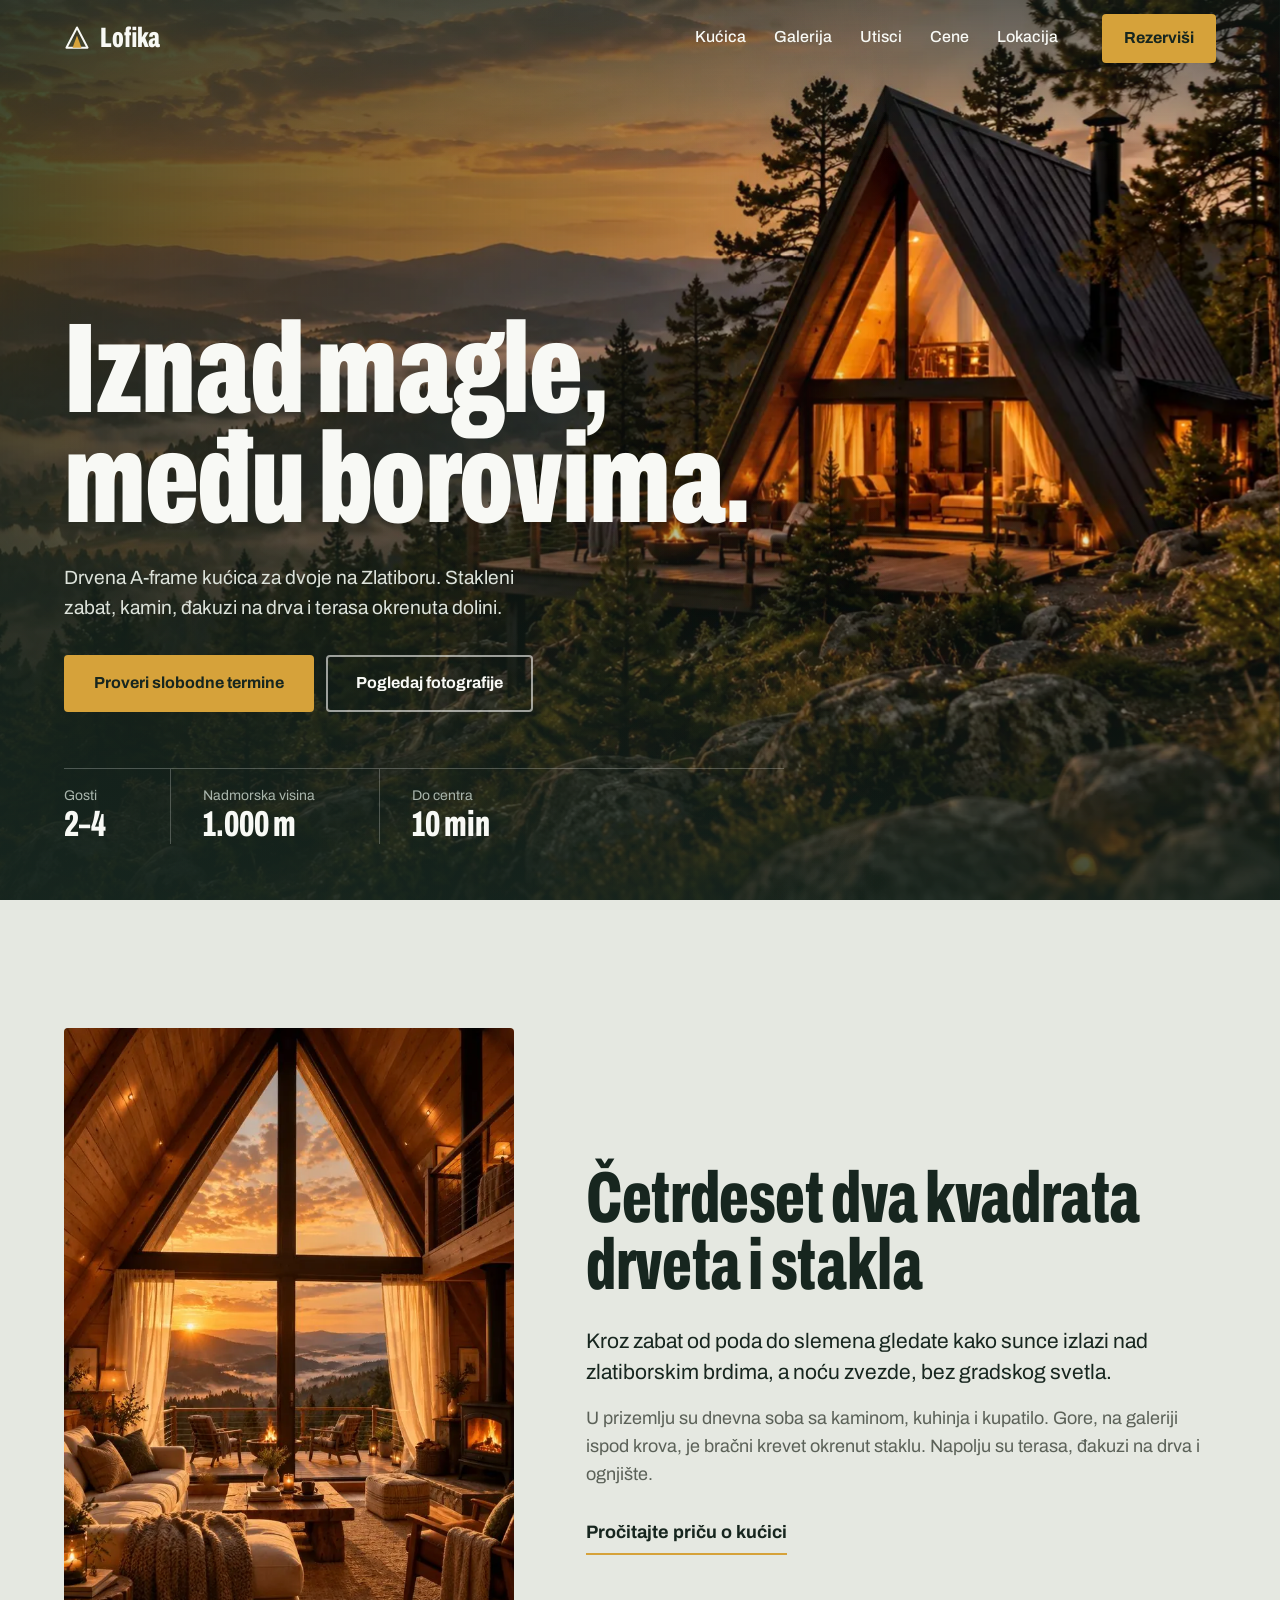
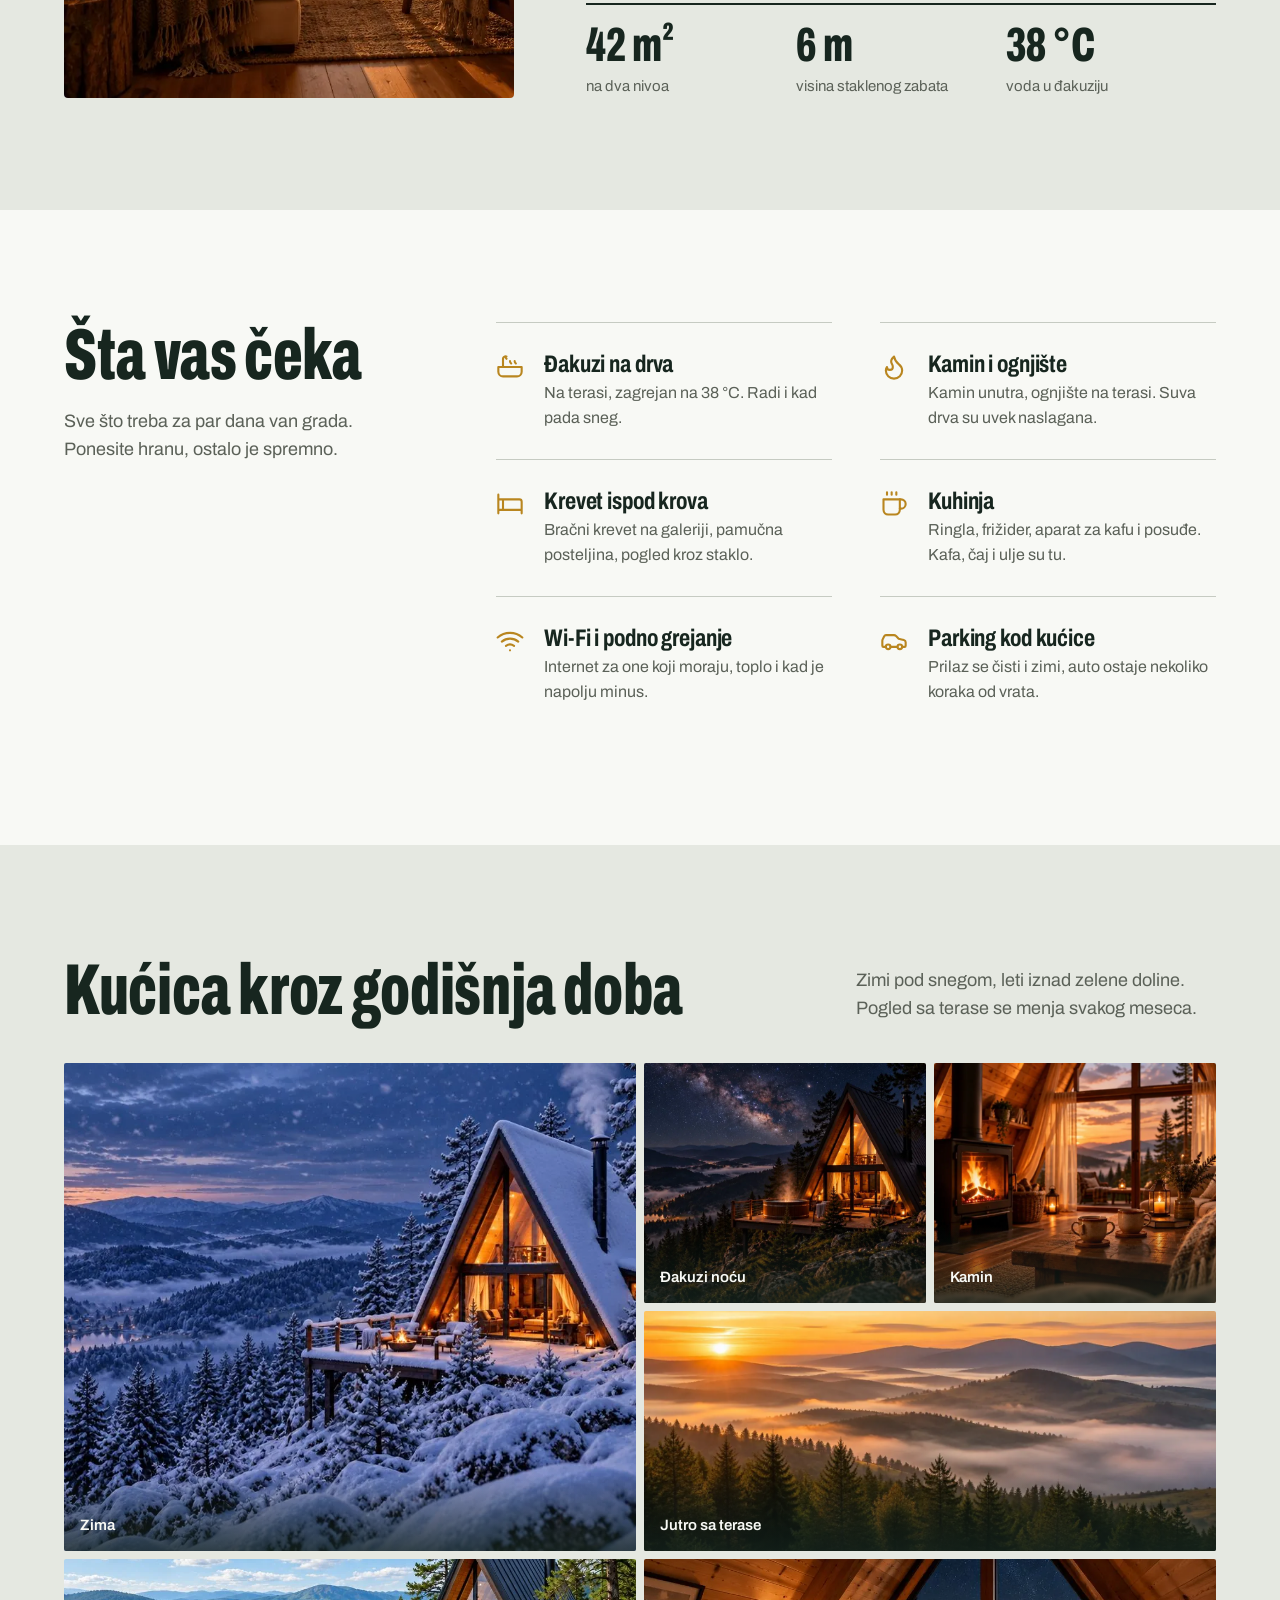
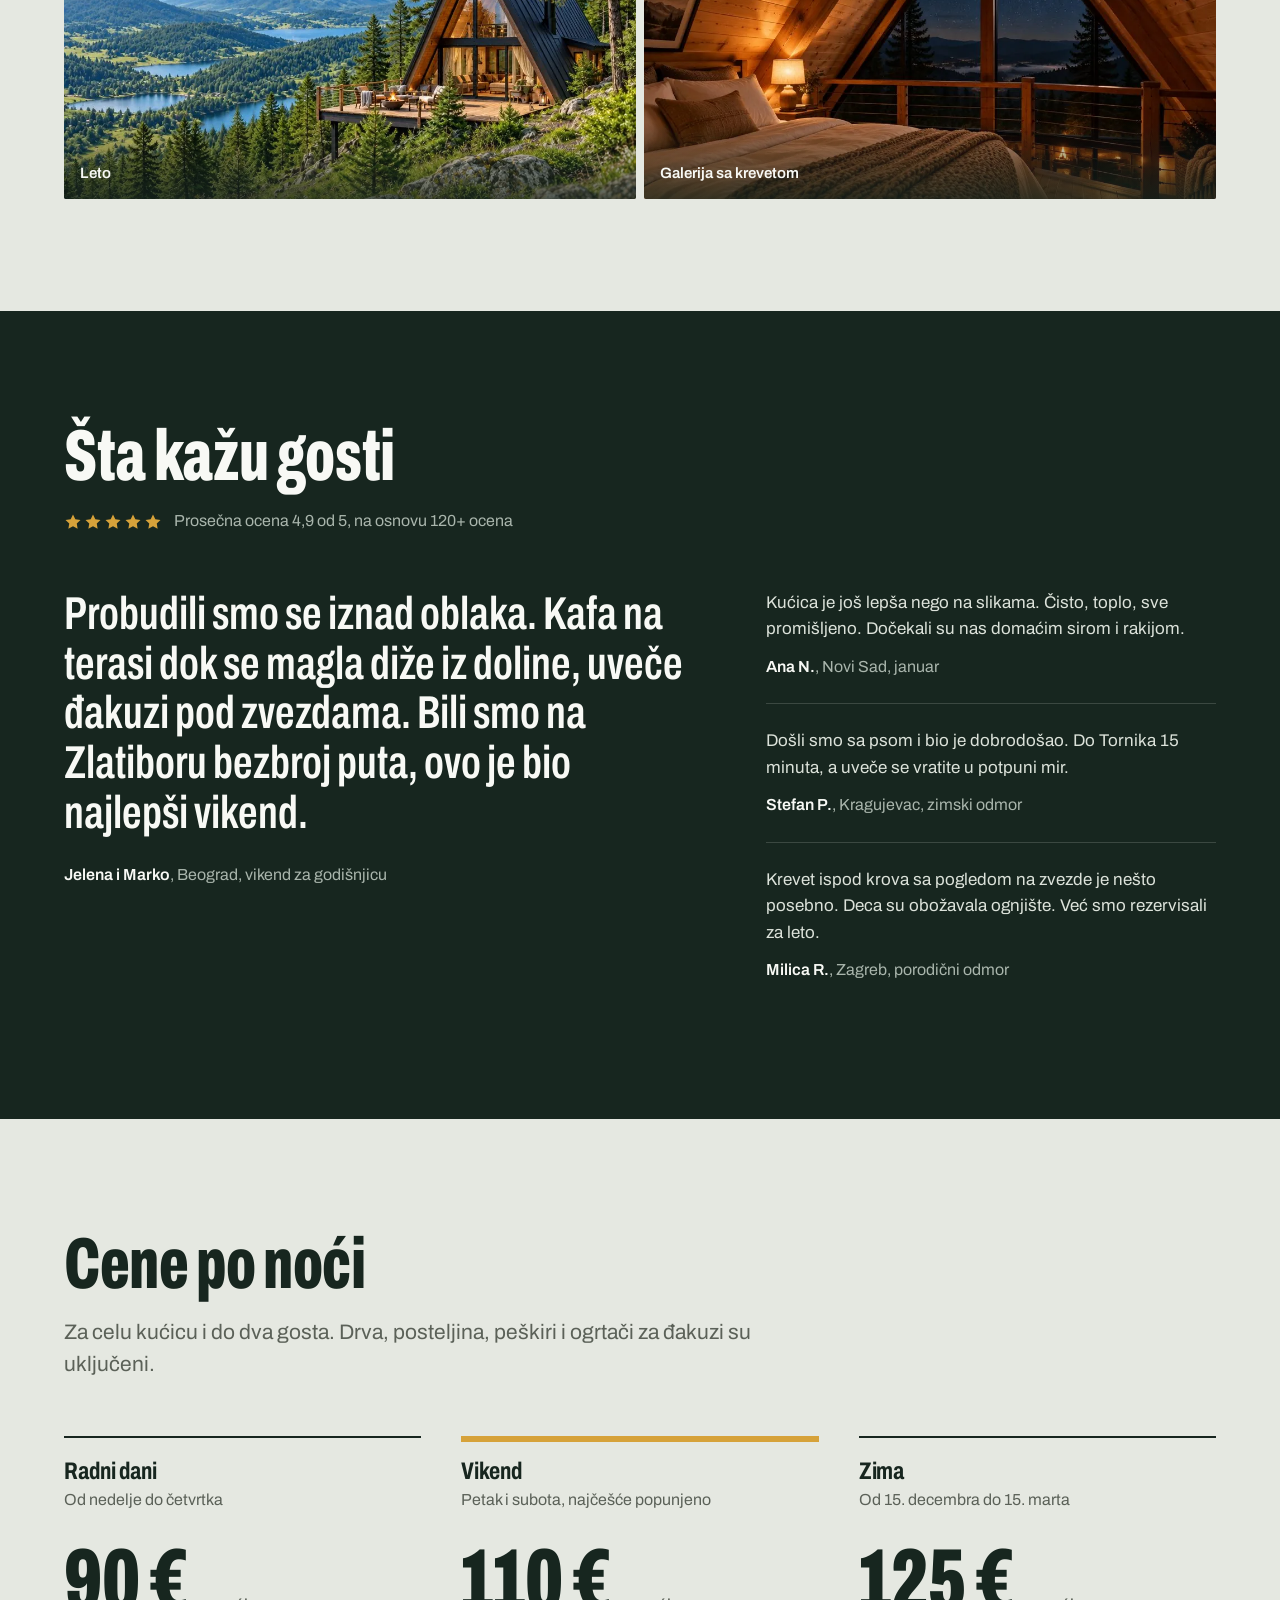
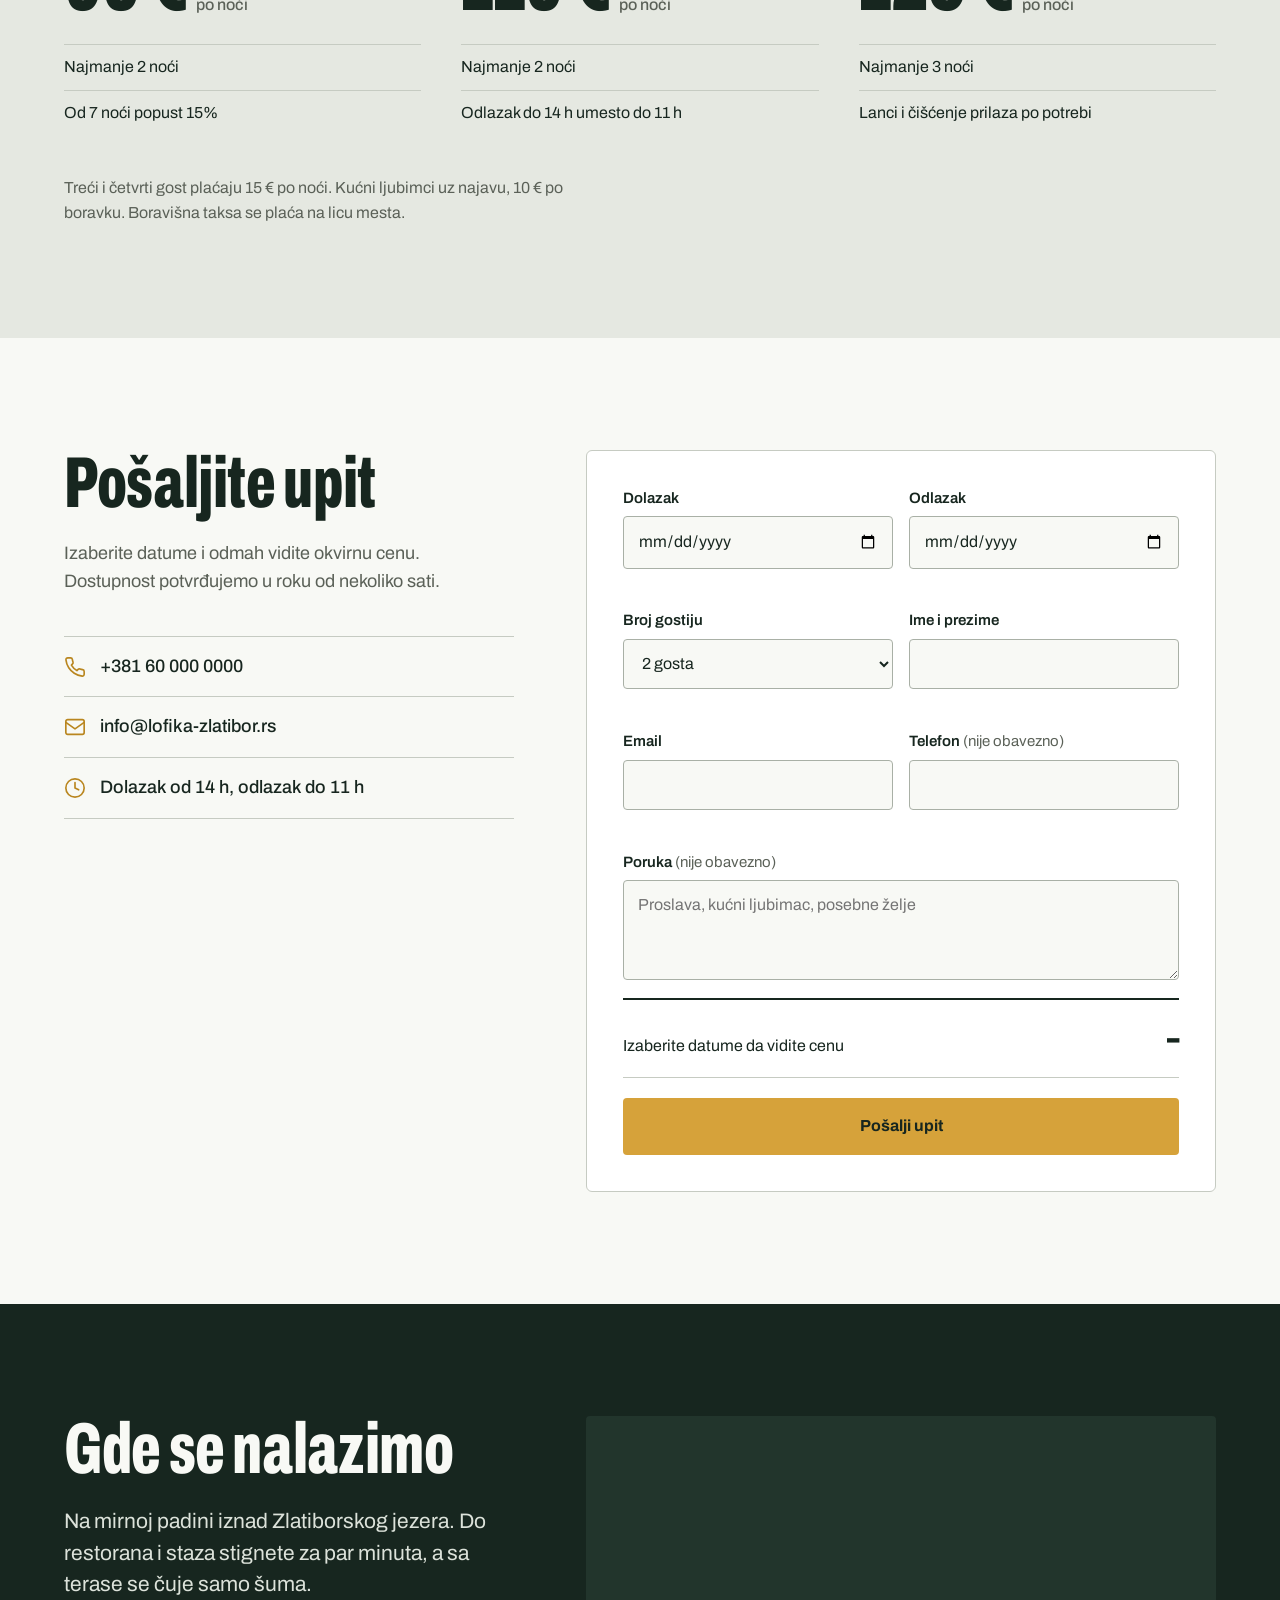
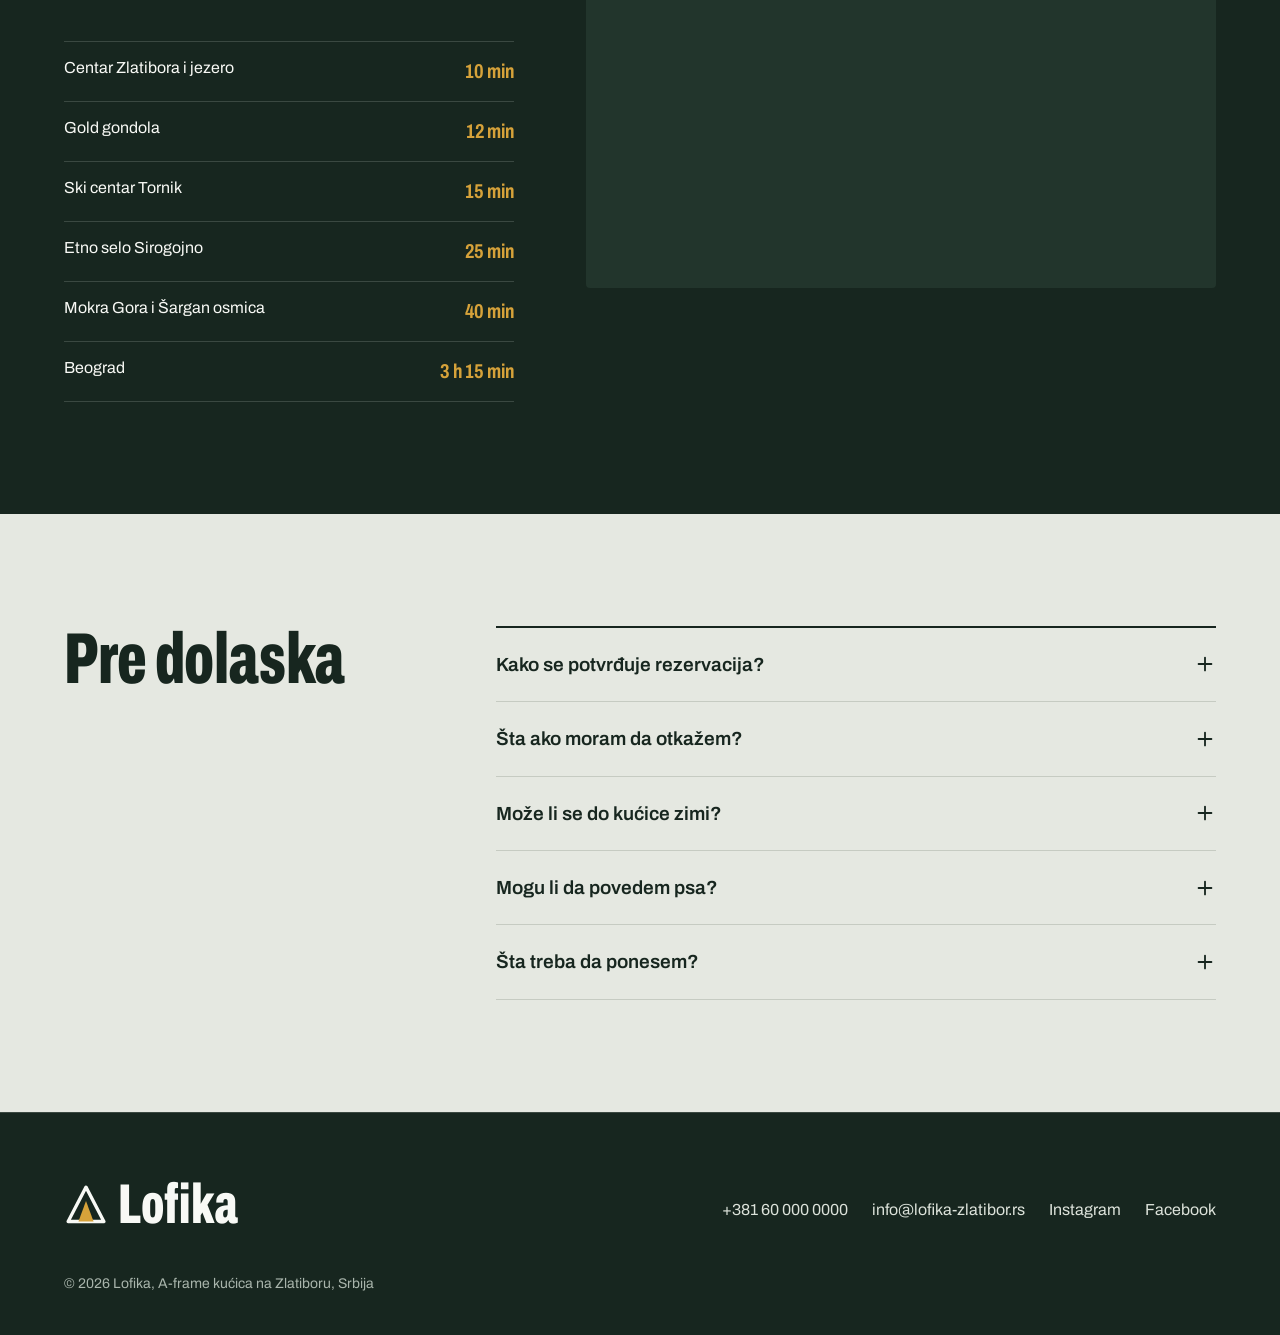
<file: index.html>
<!doctype html>
<html lang="sr-Latn">
<head>
<meta charset="utf-8">
<meta name="viewport" content="width=device-width, initial-scale=1">
<title>A-frame kućica Lofika – đakuzi, kamin i pogled na dolinu</title>
<meta name="description" content="Drvena A-frame kućica za dvoje na Zlatiboru: stakleni zabat, kamin i đakuzi na drva iznad doline. Od 90 € po noći. Pošaljite upit za slobodan termin.">
<!-- TEST sajt: kad sajt postane pravi, promeni u "index, follow" -->
<meta name="robots" content="noindex, nofollow">
<!-- ADRESA SAJTA: https://lofika-zlatibor.rs je privremena. Zameni je pravom adresom svuda (ovde, u JSON-LD, robots.txt i sitemap.xml). -->
<link rel="canonical" href="https://lofika-zlatibor.rs/">
<link rel="icon" href="favicon.ico" sizes="48x48">
<link rel="icon" href="favicon.svg" type="image/svg+xml">
<link rel="apple-touch-icon" href="apple-touch-icon.png">
<meta name="theme-color" content="#17261F">

<meta property="og:type" content="website">
<meta property="og:site_name" content="Lofika">
<meta property="og:locale" content="sr_RS">
<meta property="og:url" content="https://lofika-zlatibor.rs/">
<meta property="og:title" content="A-frame kućica Lofika – đakuzi, kamin i pogled na dolinu">
<meta property="og:description" content="Drvena A-frame kućica za dvoje na Zlatiboru: stakleni zabat, kamin i đakuzi na drva iznad doline. Od 90 € po noći. Pošaljite upit za slobodan termin.">
<meta property="og:image" content="https://lofika-zlatibor.rs/og.jpg">
<meta property="og:image:width" content="1200">
<meta property="og:image:height" content="630">
<meta property="og:image:alt" content="A-frame kućica Lofika sa osvetljenim staklenim zabatom na padini iznad magle u dolini, u zalazak sunca">
<meta name="twitter:card" content="summary_large_image">
<meta name="twitter:title" content="A-frame kućica Lofika – đakuzi, kamin i pogled na dolinu">
<meta name="twitter:description" content="Drvena A-frame kućica za dvoje na Zlatiboru: stakleni zabat, kamin i đakuzi na drva iznad doline. Od 90 € po noći. Pošaljite upit za slobodan termin.">
<meta name="twitter:image" content="https://lofika-zlatibor.rs/og.jpg">

<link rel="preload" as="image" href="slike/hero.webp" fetchpriority="high">
<script>if(!matchMedia('(prefers-reduced-motion: reduce)').matches)document.documentElement.classList.add('anim')</script>
<link rel="preconnect" href="https://fonts.googleapis.com">
<link rel="preconnect" href="https://fonts.gstatic.com" crossorigin>
<link href="https://fonts.googleapis.com/css2?family=Archivo:wdth,wght@62..100,400..900&display=swap" rel="stylesheet">
<link rel="stylesheet" href="stil.css">

<script type="application/ld+json">
{
  "@context": "https://schema.org",
  "@graph": [
    {
      "@type": "WebSite",
      "@id": "https://lofika-zlatibor.rs/#website",
      "url": "https://lofika-zlatibor.rs/",
      "name": "Lofika",
      "inLanguage": "sr-Latn",
      "publisher": { "@id": "https://lofika-zlatibor.rs/#organization" }
    },
    {
      "@type": "Organization",
      "@id": "https://lofika-zlatibor.rs/#organization",
      "name": "Lofika",
      "url": "https://lofika-zlatibor.rs/",
      "description": "Drvena A-frame kućica za dvoje na Zlatiboru sa staklenim zabatom, kaminom, đakuzijem na drva i terasom okrenutom dolini.",
      "logo": { "@type": "ImageObject", "url": "https://lofika-zlatibor.rs/logo.png", "width": 512, "height": 512 },
      "image": "https://lofika-zlatibor.rs/og.jpg",
      "email": "info@lofika-zlatibor.rs",
      "telephone": "+381600000000",
      "contactPoint": {
        "@type": "ContactPoint",
        "contactType": "reservations",
        "email": "info@lofika-zlatibor.rs",
        "telephone": "+381600000000",
        "availableLanguage": ["sr"]
      },
      "areaServed": [
        { "@type": "Country", "name": "Srbija" },
        { "@type": "Place", "name": "Zlatibor" }
      ],
      "makesOffer": [
        {
          "@type": "Offer",
          "name": "Noćenje radnim danima",
          "description": "Od nedelje do četvrtka, najmanje 2 noći. Cena za celu kućicu i do dva gosta.",
          "priceSpecification": { "@type": "UnitPriceSpecification", "price": 90, "priceCurrency": "EUR", "unitText": "noć" },
          "itemOffered": { "@type": "Service", "name": "Iznajmljivanje A-frame kućice" }
        },
        {
          "@type": "Offer",
          "name": "Noćenje vikendom",
          "description": "Petak i subota, najmanje 2 noći. Cena za celu kućicu i do dva gosta.",
          "priceSpecification": { "@type": "UnitPriceSpecification", "price": 110, "priceCurrency": "EUR", "unitText": "noć" },
          "itemOffered": { "@type": "Service", "name": "Iznajmljivanje A-frame kućice" }
        },
        {
          "@type": "Offer",
          "name": "Noćenje u zimskoj sezoni",
          "description": "Od 15. decembra do 15. marta, najmanje 3 noći. Cena za celu kućicu i do dva gosta.",
          "priceSpecification": { "@type": "UnitPriceSpecification", "price": 125, "priceCurrency": "EUR", "unitText": "noć" },
          "itemOffered": { "@type": "Service", "name": "Iznajmljivanje A-frame kućice" }
        },
        {
          "@type": "Offer",
          "name": "Treći i četvrti gost",
          "priceSpecification": { "@type": "UnitPriceSpecification", "price": 15, "priceCurrency": "EUR", "unitText": "noć po gostu" },
          "itemOffered": { "@type": "Service", "name": "Dodatni gost" }
        },
        {
          "@type": "Offer",
          "name": "Kućni ljubimac",
          "priceSpecification": { "@type": "UnitPriceSpecification", "price": 10, "priceCurrency": "EUR", "unitText": "boravak" },
          "itemOffered": { "@type": "Service", "name": "Boravak sa kućnim ljubimcem" }
        }
      ]
    },
    {
      "@type": "FAQPage",
      "@id": "https://lofika-zlatibor.rs/#pitanja",
      "inLanguage": "sr-Latn",
      "mainEntity": [
        { "@type": "Question", "name": "Kako se potvrđuje rezervacija?", "acceptedAnswer": { "@type": "Answer", "text": "Kad pošaljete upit, potvrdimo dostupnost i pošaljemo podatke za avans od 30%. Rezervacija važi kad avans stigne na račun." } },
        { "@type": "Question", "name": "Šta ako moram da otkažem?", "acceptedAnswer": { "@type": "Answer", "text": "Do 14 dana pre dolaska avans vraćamo u celosti. Posle toga ga možete iskoristiti za drugi termin u narednih 6 meseci." } },
        { "@type": "Question", "name": "Može li se do kućice zimi?", "acceptedAnswer": { "@type": "Answer", "text": "Može. Prilaz se redovno čisti, a parking je odmah kraj kućice. Potrebne su zimske gume. Ako zapnete, dolazimo po vas." } },
        { "@type": "Question", "name": "Mogu li da povedem psa?", "acceptedAnswer": { "@type": "Answer", "text": "Možete, uz najavu i doplatu od 10 € po boravku. Plac nije ograđen, pa psa držite na oku." } },
        { "@type": "Question", "name": "Šta treba da ponesem?", "acceptedAnswer": { "@type": "Answer", "text": "Samo hranu. Posteljina, peškiri, ogrtači, drva, kafa, čaj, so i ulje su u kućici." } }
      ]
    }
  ]
}
</script>
</head>
<body>

<svg width="0" height="0" style="position:absolute" aria-hidden="true">
  <symbol id="star" viewBox="0 0 24 24"><path d="M12 2l3.09 6.26L22 9.27l-5 4.87 1.18 6.88L12 17.77l-6.18 3.25L7 14.14 2 9.27l6.91-1.01L12 2z"/></symbol>
  <symbol id="mark" viewBox="0 0 32 32"><path d="M16 3 L29 28 H3 Z" fill="none" stroke="currentColor" stroke-width="2.4" stroke-linejoin="round"/><path d="M16 13 L21.5 28 H10.5 Z" fill="#D6A23A"/></symbol>
</svg>

<nav class="nav" id="nav" aria-label="Glavna navigacija">
  <div class="nav-in">
    <a href="#top" class="logo" aria-label="Lofika, na početak"><svg aria-hidden="true"><use href="#mark"/></svg>Lofika</a>
    <ul>
      <li><a href="kucica.html">Kućica</a></li>
      <li><a href="#galerija">Galerija</a></li>
      <li><a href="#utisci">Utisci</a></li>
      <li><a href="#cene">Cene</a></li>
      <li><a href="#lokacija">Lokacija</a></li>
    </ul>
    <a href="#rezervacija" class="btn btn-bor nav-cta">Rezerviši</a>
    <button class="menu-btn" id="menuBtn" aria-label="Otvori meni" aria-expanded="false" aria-controls="nav">
      <svg viewBox="0 0 24 24" fill="none" stroke="currentColor" stroke-width="2" stroke-linecap="round"><path d="M4 7h16M4 12h16M4 17h16"/></svg>
    </button>
  </div>
</nav>

<main id="top">
  <header class="hero">
    <img class="hero-art" src="slike/hero.webp" alt="A-frame kućica sa osvetljenim staklenim zabatom i terasom sa vatrom, na stenovitoj padini iznad borove šume i magle u dolini, u zalazak sunca" width="1600" height="901" fetchpriority="high">
    <div class="wrap hero-content">
      <h1><span class="ln"><span>Iznad magle,</span></span> <span class="ln"><span>među borovima.</span></span><span class="sr-only"> A-frame kućica Lofika na Zlatiboru</span></h1>
      <p class="hero-lead">Drvena A-frame kućica za dvoje na Zlatiboru. Stakleni zabat, kamin, đakuzi na drva i terasa okrenuta dolini.</p>
      <div class="hero-actions">
        <a href="#rezervacija" class="btn btn-bor">Proveri slobodne termine</a>
        <a href="#galerija" class="btn btn-obrub">Pogledaj fotografije</a>
      </div>
      <dl class="hero-facts">
        <div><dt>Gosti</dt><dd>2–4</dd></div>
        <div><dt>Nadmorska visina</dt><dd>1.000 m</dd></div>
        <div><dt>Do centra</dt><dd>10 min</dd></div>
      </dl>
    </div>
  </header>

  <section id="kucica" class="about">
    <div class="wrap about-grid">
      <div class="about-img" data-a>
        <img src="slike/enterijer.webp" alt="Dnevna soba kućice: stakleni zabat sa zavesama, pogled preko terase na maglovita brda u zalazak sunca, kamin na drva, sofa i galerija" width="688" height="1024" loading="lazy" decoding="async">
      </div>
      <div data-a style="--d:.12s">
        <h2>Četrdeset dva kvadrata drveta i stakla</h2>
        <p class="lead">Kroz zabat od poda do slemena gledate kako sunce izlazi nad zlatiborskim brdima, a noću zvezde, bez gradskog svetla.</p>
        <p class="muted">U prizemlju su dnevna soba sa kaminom, kuhinja i kupatilo. Gore, na galeriji ispod krova, je bračni krevet okrenut staklu. Napolju su terasa, đakuzi na drva i ognjište.</p>
        <p><a class="more" href="kucica.html">Pročitajte priču o kućici</a></p>
        <dl class="facts" data-line>
          <div><dd>42 m²</dd><dt>na dva nivoa</dt></div>
          <div><dd>6 m</dd><dt>visina staklenog zabata</dt></div>
          <div><dd>38 °C</dd><dt>voda u đakuziju</dt></div>
        </dl>
      </div>
    </div>
  </section>

  <section id="sadrzaji" class="amen">
    <div class="wrap amen-grid">
      <div class="amen-head" data-a>
        <h2>Šta vas čeka</h2>
        <p class="muted">Sve što treba za par dana van grada. Ponesite hranu, ostalo je spremno.</p>
      </div>
      <ul class="amen-list" data-stagger>
        <li data-a>
          <svg viewBox="0 0 24 24" fill="none" stroke="currentColor" stroke-width="1.8" stroke-linecap="round" stroke-linejoin="round" aria-hidden="true"><path d="M2 12h20v4a4 4 0 0 1-4 4H6a4 4 0 0 1-4-4z"/><path d="M6 12V5a2 2 0 0 1 2-2h1"/><path d="M8 3c0 1 .5 1.5 1 2M12 7c0 1 .5 1.5 1 2M16 7c0 1 .5 1.5 1 2"/></svg>
          <h3>Đakuzi na drva</h3><p>Na terasi, zagrejan na 38 °C. Radi i kad pada sneg.</p>
        </li>
        <li data-a>
          <svg viewBox="0 0 24 24" fill="none" stroke="currentColor" stroke-width="1.8" stroke-linecap="round" stroke-linejoin="round" aria-hidden="true"><path d="M8.5 14.5A2.5 2.5 0 0 0 11 12c0-1.38-.5-2-1-3-1.07-2.14-.22-4.05 2-6 .5 2.5 2 4.9 4 6.5 2 1.6 3 3.5 3 5.5a7 7 0 1 1-14 0c0-1.15.43-2.29 1-3a2.5 2.5 0 0 0 2.5 2.5z"/></svg>
          <h3>Kamin i ognjište</h3><p>Kamin unutra, ognjište na terasi. Suva drva su uvek naslagana.</p>
        </li>
        <li data-a>
          <svg viewBox="0 0 24 24" fill="none" stroke="currentColor" stroke-width="1.8" stroke-linecap="round" stroke-linejoin="round" aria-hidden="true"><path d="M2 4v16M2 8h18a2 2 0 0 1 2 2v10M2 17h20M6 8v9"/></svg>
          <h3>Krevet ispod krova</h3><p>Bračni krevet na galeriji, pamučna posteljina, pogled kroz staklo.</p>
        </li>
        <li data-a>
          <svg viewBox="0 0 24 24" fill="none" stroke="currentColor" stroke-width="1.8" stroke-linecap="round" stroke-linejoin="round" aria-hidden="true"><path d="M17 8h1a4 4 0 1 1 0 8h-1"/><path d="M3 8h14v9a4 4 0 0 1-4 4H7a4 4 0 0 1-4-4Z"/><path d="M6 2v2M10 2v2M14 2v2"/></svg>
          <h3>Kuhinja</h3><p>Ringla, frižider, aparat za kafu i posuđe. Kafa, čaj i ulje su tu.</p>
        </li>
        <li data-a>
          <svg viewBox="0 0 24 24" fill="none" stroke="currentColor" stroke-width="1.8" stroke-linecap="round" stroke-linejoin="round" aria-hidden="true"><path d="M5 12.55a11 11 0 0 1 14.08 0M1.42 9a16 16 0 0 1 21.16 0M8.53 16.11a6 6 0 0 1 6.95 0M12 20h.01"/></svg>
          <h3>Wi-Fi i podno grejanje</h3><p>Internet za one koji moraju, toplo i kad je napolju minus.</p>
        </li>
        <li data-a>
          <svg viewBox="0 0 24 24" fill="none" stroke="currentColor" stroke-width="1.8" stroke-linecap="round" stroke-linejoin="round" aria-hidden="true"><path d="M19 17h2c.6 0 1-.4 1-1v-3c0-.9-.7-1.7-1.5-1.9C18.7 10.6 16 10 16 10s-1.3-1.4-2.2-2.3c-.5-.4-1.1-.7-1.8-.7H5c-.6 0-1.1.4-1.4.9l-1.4 2.9A3.7 3.7 0 0 0 2 12v4c0 .6.4 1 1 1h2"/><circle cx="7" cy="17" r="2"/><path d="M9 17h6"/><circle cx="17" cy="17" r="2"/></svg>
          <h3>Parking kod kućice</h3><p>Prilaz se čisti i zimi, auto ostaje nekoliko koraka od vrata.</p>
        </li>
      </ul>
    </div>
  </section>

  <section id="galerija">
    <div class="wrap">
      <div class="gal-head" data-a>
        <h2>Kućica kroz godišnja doba</h2>
        <p class="muted" style="max-width:36ch">Zimi pod snegom, leti iznad zelene doline. Pogled sa terase se menja svakog meseca.</p>
      </div>
      <div class="gallery" data-stagger>
        <figure data-a>
          <img src="slike/zima.webp" alt="Kućica zimi u sumrak: sneg na krovu, terasi i borovima, osvetljen stakleni zabat i dim iz dimnjaka, pogled na zavejanu dolinu" width="1024" height="688" loading="lazy" decoding="async">
          <figcaption>Zima</figcaption>
        </figure>
        <figure data-a>
          <img src="slike/djakuzi.webp" alt="Drveni đakuzi na drva sa parom na terasi kućice, pod Mlečnim putem i nad maglovitom dolinom" width="1024" height="688" loading="lazy" decoding="async">
          <figcaption>Đakuzi noću</figcaption>
        </figure>
        <figure data-a>
          <img src="slike/kamin.webp" alt="Kamin na drva sa vatrom, dve šolje čaja na stolu i pogled kroz stakleni zabat na sumrak nad borovima" width="1024" height="688" loading="lazy" decoding="async">
          <figcaption>Kamin</figcaption>
        </figure>
        <figure data-a>
          <img src="slike/magla.webp" alt="Izlazak sunca nad zlatiborskim brdima sa maglom u dolinama i borovom šumom" width="1344" height="576" loading="lazy" decoding="async">
          <figcaption>Jutro sa terase</figcaption>
        </figure>
        <figure data-a>
          <img src="slike/leto.webp" alt="Kućica leti na stenovitoj padini sa travom i cvećem, terasa sa ognjištem i pogled na brda i jezera" width="1024" height="688" loading="lazy" decoding="async">
          <figcaption>Leto</figcaption>
        </figure>
        <figure data-a>
          <img src="slike/krevet.webp" alt="Bračni krevet na galeriji ispod drvenog krova, pogled preko ograde kroz stakleni zabat na zvezdano nebo" width="1024" height="688" loading="lazy" decoding="async">
          <figcaption>Galerija sa krevetom</figcaption>
        </figure>
      </div>
    </div>
  </section>

  <!-- PRIMERI: zamenite stvarnim utiscima gostiju (uz njihovu dozvolu) i stvarnom ocenom pre objavljivanja sajta. -->
  <section id="utisci" class="reviews">
    <div class="wrap">
      <h2 data-a>Šta kažu gosti</h2>
      <p class="score" data-a style="--d:.08s"><span class="stars" aria-hidden="true"><svg><use href="#star"/></svg><svg><use href="#star"/></svg><svg><use href="#star"/></svg><svg><use href="#star"/></svg><svg><use href="#star"/></svg></span>Prosečna ocena 4,9 od 5, na osnovu 120+ ocena</p>
      <div class="rev-grid">
        <figure class="rev-feat" data-a>
          <blockquote>Probudili smo se iznad oblaka. Kafa na terasi dok se magla diže iz doline, uveče đakuzi pod zvezdama. Bili smo na Zlatiboru bezbroj puta, ovo je bio najlepši vikend.</blockquote>
          <cite><b>Jelena i Marko</b>, Beograd, vikend za godišnjicu</cite>
        </figure>
        <div class="rev-list" data-stagger>
          <figure class="rev" data-a>
            <blockquote>Kućica je još lepša nego na slikama. Čisto, toplo, sve promišljeno. Dočekali su nas domaćim sirom i rakijom.</blockquote>
            <cite><b>Ana N.</b>, Novi Sad, januar</cite>
          </figure>
          <figure class="rev" data-a>
            <blockquote>Došli smo sa psom i bio je dobrodošao. Do Tornika 15 minuta, a uveče se vratite u potpuni mir.</blockquote>
            <cite><b>Stefan P.</b>, Kragujevac, zimski odmor</cite>
          </figure>
          <figure class="rev" data-a>
            <blockquote>Krevet ispod krova sa pogledom na zvezde je nešto posebno. Deca su obožavala ognjište. Već smo rezervisali za leto.</blockquote>
            <cite><b>Milica R.</b>, Zagreb, porodični odmor</cite>
          </figure>
        </div>
      </div>
    </div>
  </section>

  <section id="cene">
    <div class="wrap">
      <h2 data-a>Cene po noći</h2>
      <p class="lead muted" style="margin-top:20px" data-a>Za celu kućicu i do dva gosta. Drva, posteljina, peškiri i ogrtači za đakuzi su uključeni.</p>
      <div class="price-grid" data-stagger>
        <div class="price" data-a data-line>
          <h3>Radni dani</h3>
          <p class="when">Od nedelje do četvrtka</p>
          <p class="amt">90 €<small>po noći</small></p>
          <ul><li>Najmanje 2 noći</li><li>Od 7 noći popust 15%</li></ul>
        </div>
        <div class="price vikend" data-a data-line>
          <h3>Vikend</h3>
          <p class="when">Petak i subota, najčešće popunjeno</p>
          <p class="amt">110 €<small>po noći</small></p>
          <ul><li>Najmanje 2 noći</li><li>Odlazak do 14 h umesto do 11 h</li></ul>
        </div>
        <div class="price" data-a data-line>
          <h3>Zima</h3>
          <p class="when">Od 15. decembra do 15. marta</p>
          <p class="amt">125 €<small>po noći</small></p>
          <ul><li>Najmanje 3 noći</li><li>Lanci i čišćenje prilaza po potrebi</li></ul>
        </div>
      </div>
      <p class="note">Treći i četvrti gost plaćaju 15 € po noći. Kućni ljubimci uz najavu, 10 € po boravku. Boravišna taksa se plaća na licu mesta.</p>
    </div>
  </section>

  <section id="rezervacija" class="book">
    <div class="wrap book-grid">
      <div data-a>
        <h2>Pošaljite upit</h2>
        <p class="muted">Izaberite datume i odmah vidite okvirnu cenu. Dostupnost potvrđujemo u roku od nekoliko sati.</p>
        <ul class="contact" data-line>
          <li><svg viewBox="0 0 24 24" fill="none" stroke="currentColor" stroke-width="1.8" stroke-linecap="round" stroke-linejoin="round" aria-hidden="true"><path d="M22 16.92v3a2 2 0 0 1-2.18 2 19.79 19.79 0 0 1-8.63-3.07 19.5 19.5 0 0 1-6-6 19.79 19.79 0 0 1-3.07-8.67A2 2 0 0 1 4.11 2h3a2 2 0 0 1 2 1.72c.13.96.36 1.9.7 2.81a2 2 0 0 1-.45 2.11L8.09 9.91a16 16 0 0 0 6 6l1.27-1.27a2 2 0 0 1 2.11-.45c.91.34 1.85.57 2.81.7A2 2 0 0 1 22 16.92z"/></svg><a href="tel:+381600000000">+381 60 000 0000</a></li>
          <li><svg viewBox="0 0 24 24" fill="none" stroke="currentColor" stroke-width="1.8" stroke-linecap="round" stroke-linejoin="round" aria-hidden="true"><rect x="2" y="4" width="20" height="16" rx="2"/><path d="m22 7-10 7L2 7"/></svg><a href="mailto:info@lofika-zlatibor.rs">info@lofika-zlatibor.rs</a></li>
          <li><svg viewBox="0 0 24 24" fill="none" stroke="currentColor" stroke-width="1.8" stroke-linecap="round" stroke-linejoin="round" aria-hidden="true"><circle cx="12" cy="12" r="10"/><path d="M12 6v6l4 2"/></svg>Dolazak od 14 h, odlazak do 11 h</li>
        </ul>
      </div>

      <form id="bookForm" novalidate data-a style="--d:.12s">
        <div class="row">
          <div class="field" id="f-in">
            <label for="checkin">Dolazak</label>
            <input type="date" id="checkin" name="checkin" required>
            <span class="msg" role="alert"></span>
          </div>
          <div class="field" id="f-out">
            <label for="checkout">Odlazak</label>
            <input type="date" id="checkout" name="checkout" required>
            <span class="msg" role="alert"></span>
          </div>
        </div>
        <div class="row">
          <div class="field">
            <label for="guests">Broj gostiju</label>
            <select id="guests" name="guests">
              <option value="1">1 gost</option>
              <option value="2" selected>2 gosta</option>
              <option value="3">3 gosta</option>
              <option value="4">4 gosta</option>
            </select>
          </div>
          <div class="field" id="f-name">
            <label for="name">Ime i prezime</label>
            <input type="text" id="name" name="name" autocomplete="name" required>
            <span class="msg" role="alert"></span>
          </div>
        </div>
        <div class="row">
          <div class="field" id="f-email">
            <label for="email">Email</label>
            <input type="email" id="email" name="email" autocomplete="email" required>
            <span class="msg" role="alert"></span>
          </div>
          <div class="field">
            <label for="phone">Telefon <span>(nije obavezno)</span></label>
            <input type="tel" id="phone" name="phone" autocomplete="tel">
          </div>
        </div>
        <div class="field">
          <label for="note">Poruka <span>(nije obavezno)</span></label>
          <textarea id="note" name="note" placeholder="Proslava, kućni ljubimac, posebne želje"></textarea>
        </div>
        <div class="summary" aria-live="polite">
          <span id="sumText">Izaberite datume da vidite cenu</span>
          <b id="sumTotal">–</b>
        </div>
        <button type="submit" class="btn btn-bor" id="submitBtn">Pošalji upit</button>
        <p class="success" id="success" role="status">Upit je spreman u vašem email programu. Pošaljite ga, a mi odgovaramo u roku od nekoliko sati.</p>
      </form>
    </div>
  </section>

  <section id="lokacija" class="loc">
    <div class="wrap loc-grid">
      <div data-a>
        <h2>Gde se nalazimo</h2>
        <p class="lead">Na mirnoj padini iznad Zlatiborskog jezera. Do restorana i staza stignete za par minuta, a sa terase se čuje samo šuma.</p>
        <ul class="dist" data-line>
          <li><span>Centar Zlatibora i jezero</span><b>10 min</b></li>
          <li><span>Gold gondola</span><b>12 min</b></li>
          <li><span>Ski centar Tornik</span><b>15 min</b></li>
          <li><span>Etno selo Sirogojno</span><b>25 min</b></li>
          <li><span>Mokra Gora i Šargan osmica</span><b>40 min</b></li>
          <li><span>Beograd</span><b>3 h 15 min</b></li>
        </ul>
      </div>
      <div class="map" data-a style="--d:.12s">
        <iframe title="Mapa lokacije na Zlatiboru" loading="lazy" src="https://www.openstreetmap.org/export/embed.html?bbox=19.64%2C43.68%2C19.76%2C43.75&amp;layer=mapnik&amp;marker=43.7165%2C19.7020"></iframe>
      </div>
    </div>
  </section>

  <section id="pitanja">
    <div class="wrap faq-grid">
      <h2 data-a>Pre dolaska</h2>
      <div class="faq-list" data-line>
        <details><summary>Kako se potvrđuje rezervacija?<svg viewBox="0 0 24 24" fill="none" stroke="currentColor" stroke-width="2" stroke-linecap="round" aria-hidden="true"><path d="M12 5v14M5 12h14"/></svg></summary><p>Kad pošaljete upit, potvrdimo dostupnost i pošaljemo podatke za avans od 30%. Rezervacija važi kad avans stigne na račun.</p></details>
        <details><summary>Šta ako moram da otkažem?<svg viewBox="0 0 24 24" fill="none" stroke="currentColor" stroke-width="2" stroke-linecap="round" aria-hidden="true"><path d="M12 5v14M5 12h14"/></svg></summary><p>Do 14 dana pre dolaska avans vraćamo u celosti. Posle toga ga možete iskoristiti za drugi termin u narednih 6 meseci.</p></details>
        <details><summary>Može li se do kućice zimi?<svg viewBox="0 0 24 24" fill="none" stroke="currentColor" stroke-width="2" stroke-linecap="round" aria-hidden="true"><path d="M12 5v14M5 12h14"/></svg></summary><p>Može. Prilaz se redovno čisti, a parking je odmah kraj kućice. Potrebne su zimske gume. Ako zapnete, dolazimo po vas.</p></details>
        <details><summary>Mogu li da povedem psa?<svg viewBox="0 0 24 24" fill="none" stroke="currentColor" stroke-width="2" stroke-linecap="round" aria-hidden="true"><path d="M12 5v14M5 12h14"/></svg></summary><p>Možete, uz najavu i doplatu od 10 € po boravku. Plac nije ograđen, pa psa držite na oku.</p></details>
        <details><summary>Šta treba da ponesem?<svg viewBox="0 0 24 24" fill="none" stroke="currentColor" stroke-width="2" stroke-linecap="round" aria-hidden="true"><path d="M12 5v14M5 12h14"/></svg></summary><p>Samo hranu. Posteljina, peškiri, ogrtači, drva, kafa, čaj, so i ulje su u kućici.</p></details>
      </div>
    </div>
  </section>
</main>

<footer>
  <div class="wrap">
    <div class="foot">
      <a href="#top" class="logo"><svg aria-hidden="true"><use href="#mark"/></svg>Lofika</a>
      <div class="foot-links">
        <a href="tel:+381600000000">+381 60 000 0000</a>
        <a href="mailto:info@lofika-zlatibor.rs">info@lofika-zlatibor.rs</a>
        <a href="#">Instagram</a>
        <a href="#">Facebook</a>
      </div>
    </div>
    <p class="copy">© <span id="yr">2026</span> Lofika, A-frame kućica na Zlatiboru, Srbija</p>
  </div>
</footer>

<script>
(() => {
  const EMAIL = 'info@lofika-zlatibor.rs';
  const PRICE = { week: 90, weekend: 110, winter: 125, extraGuest: 15 };

  // Navigacija: providna preko hero slike, puna posle skrolovanja
  const nav = document.getElementById('nav'), menuBtn = document.getElementById('menuBtn');
  const setNav = () => nav.classList.toggle('puna', scrollY > window.innerHeight * 0.6);
  addEventListener('scroll', setNav, { passive: true }); setNav();
  menuBtn.addEventListener('click', () => {
    const open = nav.classList.toggle('open');
    menuBtn.setAttribute('aria-expanded', open);
    menuBtn.setAttribute('aria-label', open ? 'Zatvori meni' : 'Otvori meni');
  });
  nav.querySelectorAll('a').forEach(a => a.addEventListener('click', () => {
    nav.classList.remove('open'); menuBtn.setAttribute('aria-expanded', false);
  }));

  document.getElementById('yr').textContent = new Date().getFullYear();

  // Pojavljivanje blokova i iscrtavanje linija pri skrolovanju
  const motion = document.documentElement.classList.contains('anim');
  if (motion && 'IntersectionObserver' in window) {
    document.querySelectorAll('[data-stagger]').forEach(g =>
      [...g.children].forEach((el, i) => el.style.setProperty('--d', `${i * 0.08}s`)));
    const io = new IntersectionObserver(es => es.forEach(e => {
      if (e.isIntersecting) { e.target.classList.add('in'); io.unobserve(e.target); }
    }), { rootMargin: '0px 0px -8% 0px', threshold: 0.12 });
    document.querySelectorAll('[data-a],[data-line]').forEach(el => io.observe(el));
  } else {
    document.querySelectorAll('[data-a],[data-line]').forEach(el => el.classList.add('in'));
  }
  const nudge = el => motion && el.animate(
    [{ opacity: 0, transform: 'translateY(6px)' }, { opacity: 1, transform: 'none' }],
    { duration: 320, easing: 'cubic-bezier(.2,.75,.2,1)' });

  // Paralaks u hero sekciji: slika klizi sporije od stranice, tekst blago bledi
  const hero = document.querySelector('.hero'), heroImg = hero.querySelector('.hero-art'), heroTxt = hero.querySelector('.hero-content');
  const pxMq = matchMedia('(min-width: 641px) and (prefers-reduced-motion: no-preference)');
  let ticking = false;
  function parallax() {
    ticking = false;
    if (!pxMq.matches) { heroImg.style.transform = heroTxt.style.transform = heroTxt.style.opacity = ''; return; }
    const y = Math.min(scrollY, hero.offsetHeight);
    heroImg.style.transform = `translate3d(0, ${y * 0.4}px, 0) scale(${1 + y * 0.00015})`;
    heroTxt.style.transform = `translate3d(0, ${y * 0.18}px, 0)`;
    heroTxt.style.opacity = Math.max(0, 1 - y / (hero.offsetHeight * 0.9));
  }
  addEventListener('scroll', () => { if (!ticking) { ticking = true; requestAnimationFrame(parallax); } }, { passive: true });
  pxMq.addEventListener('change', parallax);
  parallax();

  // Rezervacija
  const $ = id => document.getElementById(id);
  const cin = $('checkin'), cout = $('checkout'), guests = $('guests');
  const iso = d => d.toISOString().slice(0, 10);
  const today = new Date(); today.setHours(12, 0, 0, 0);
  cin.min = iso(today);
  const tomorrow = new Date(today); tomorrow.setDate(today.getDate() + 1);
  cout.min = iso(tomorrow);
  const MESECI = ['januara','februara','marta','aprila','maja','juna','jula','avgusta','septembra','oktobra','novembra','decembra'];
  const fmt = d => `${d.getDate()}. ${MESECI[d.getMonth()]}`;

  const isWinter = d => { const m = d.getMonth(), day = d.getDate();
    return (m === 11 && day >= 15) || m === 0 || m === 1 || (m === 2 && day <= 15); };
  const parse = v => { const d = new Date(v + 'T12:00:00'); return isNaN(d) ? null : d; };

  function setErr(fieldId, text) {
    const f = $(fieldId); f.classList.toggle('err', !!text);
    f.querySelector('.msg').textContent = text || '';
  }

  function calc() {
    const a = parse(cin.value), b = parse(cout.value);
    if (a) { const n = new Date(a); n.setDate(a.getDate() + 1); cout.min = iso(n); }
    if (!a || !b || b <= a) { $('sumText').textContent = 'Izaberite datume da vidite cenu'; $('sumTotal').textContent = '–'; return null; }
    let total = 0, nights = 0;
    for (let d = new Date(a); d < b; d.setDate(d.getDate() + 1)) {
      nights++;
      const dow = d.getDay();
      total += isWinter(d) ? PRICE.winter : (dow === 5 || dow === 6) ? PRICE.weekend : PRICE.week;
    }
    total += Math.max(0, +guests.value - 2) * PRICE.extraGuest * nights;
    if (nights >= 7) total = Math.round(total * .85);
    $('sumText').textContent = `${nights} ${nights === 1 ? 'noć' : 'noći'}, od ${fmt(a)} do ${fmt(b)}${nights >= 7 ? ', sa popustom 15%' : ''}`;
    const tot = $('sumTotal'), txt = total + ' €';
    if (tot.textContent !== txt) { tot.textContent = txt; nudge(tot); }
    return { a, b, nights, total };
  }

  function validate(field) {
    const all = !field;
    let ok = true;
    if (all || field === 'in' || field === 'out') {
      const a = parse(cin.value), b = parse(cout.value);
      if (all || field === 'in') { const m = !cin.value ? 'Izaberite datum dolaska' : a < today ? 'Taj datum je prošao' : ''; setErr('f-in', m); ok = ok && !m; }
      if (all || field === 'out') {
        let m = !cout.value ? 'Izaberite datum odlaska' : (a && b <= a) ? 'Odlazak mora biti posle dolaska' : '';
        if (!m && a && b) { const n = Math.round((b - a) / 864e5), min = isWinter(a) ? 3 : 2; if (n < min) m = `U ovom periodu najmanje ${min} noći`; }
        setErr('f-out', m); ok = ok && !m;
      }
    }
    if (all || field === 'name') { const m = $('name').value.trim().length < 2 ? 'Upišite ime i prezime' : ''; setErr('f-name', m); ok = ok && !m; }
    if (all || field === 'email') { const m = !/^[^\s@]+@[^\s@]+\.[^\s@]+$/.test($('email').value.trim()) ? 'Upišite email u obliku ime@primer.rs' : ''; setErr('f-email', m); ok = ok && !m; }
    return ok;
  }

  [cin, cout, guests].forEach(el => el.addEventListener('change', calc));
  cin.addEventListener('blur', () => cin.value && validate('in'));
  cout.addEventListener('blur', () => cout.value && validate('out'));
  $('name').addEventListener('blur', () => $('name').value && validate('name'));
  $('email').addEventListener('blur', () => $('email').value && validate('email'));

  $('bookForm').addEventListener('submit', e => {
    e.preventDefault();
    $('success').classList.remove('show');
    if (!validate()) { document.querySelector('.field.err input')?.focus(); return; }
    const r = calc(), btn = $('submitBtn');
    btn.disabled = true; btn.textContent = 'Pripremam upit…';
    const body = [
      `Ime: ${$('name').value.trim()}`, `Email: ${$('email').value.trim()}`, `Telefon: ${$('phone').value.trim() || '-'}`,
      `Dolazak: ${fmt(r.a)}`, `Odlazak: ${fmt(r.b)}`, `Noći: ${r.nights}`, `Gostiju: ${guests.value}`,
      `Okvirna cena: ${r.total} €`, '', $('note').value.trim()
    ].join('\n');
    setTimeout(() => {
      location.href = `mailto:${EMAIL}?subject=${encodeURIComponent('Upit za boravak od ' + fmt(r.a) + ' do ' + fmt(r.b))}&body=${encodeURIComponent(body)}`;
      btn.disabled = false; btn.textContent = 'Pošalji upit';
      $('success').classList.add('show'); nudge($('success'));
    }, 400);
  });
})();
</script>
</body>
</html>
</file>
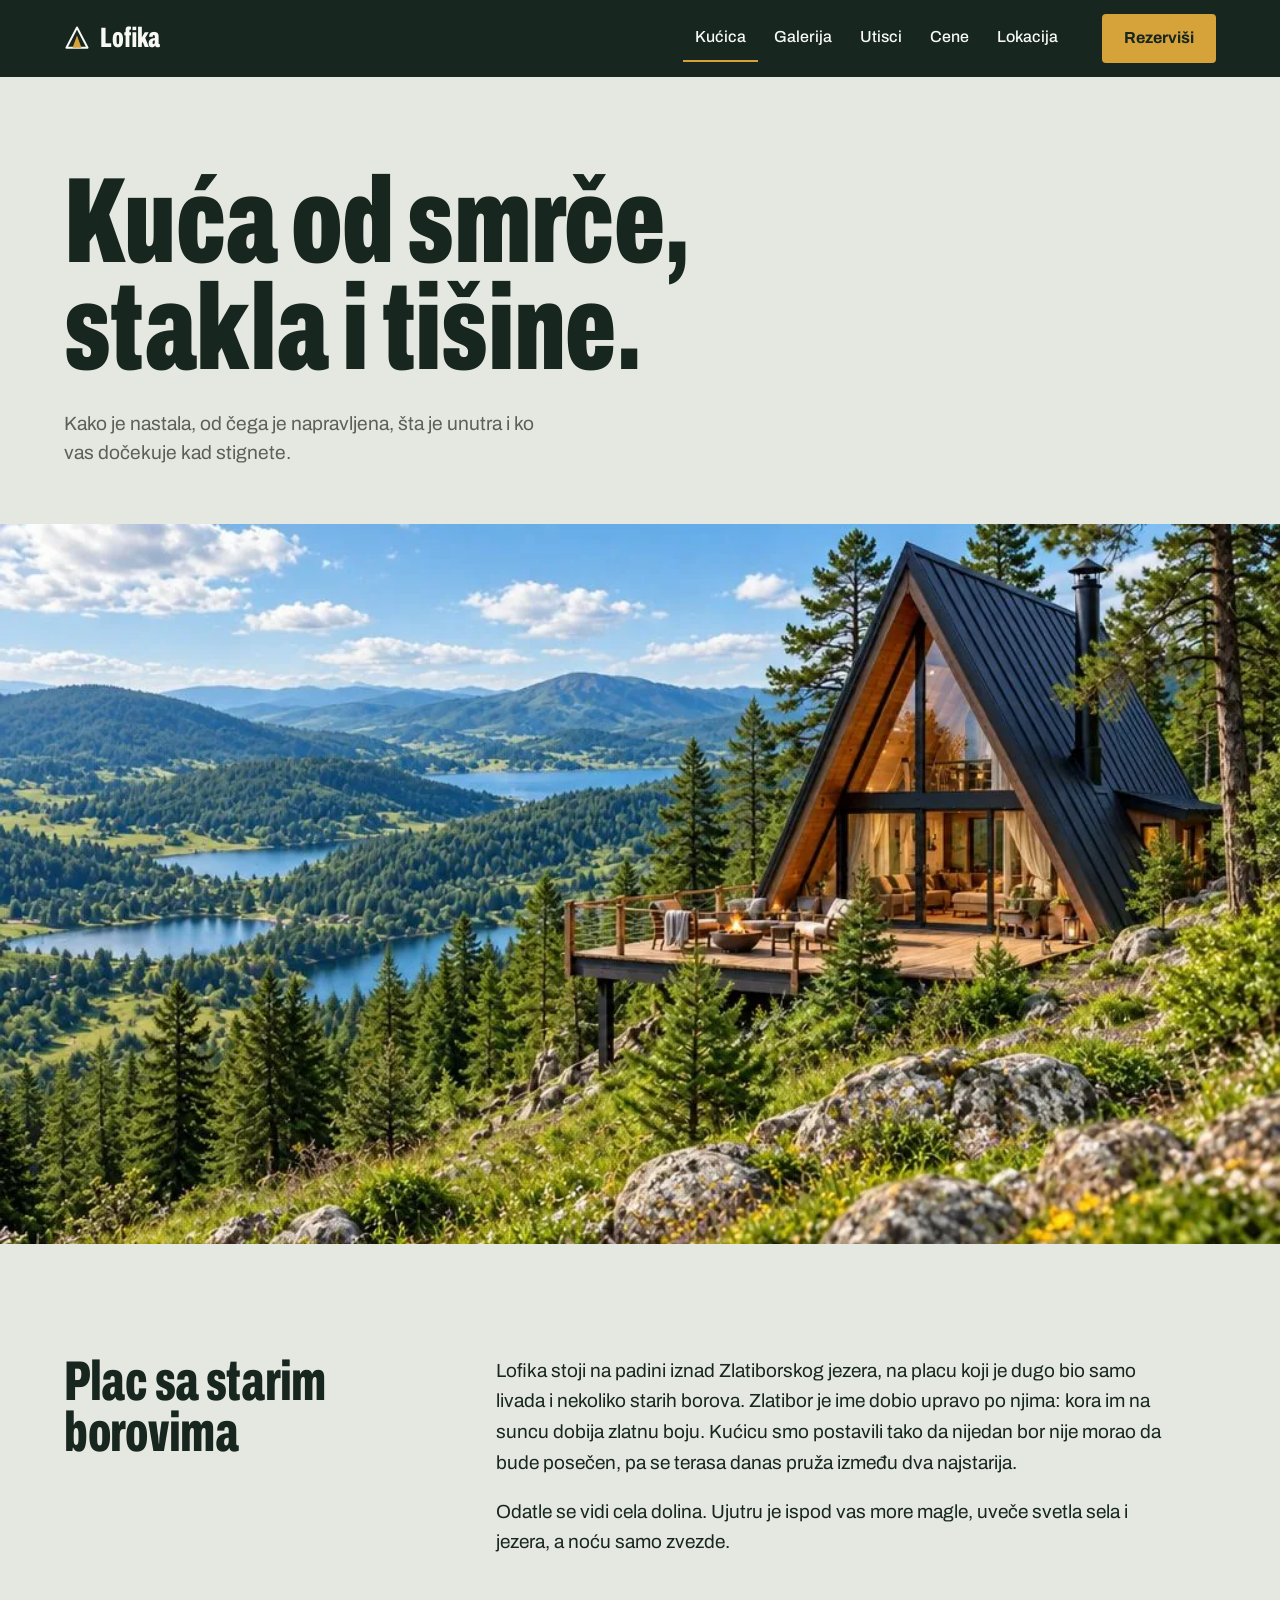
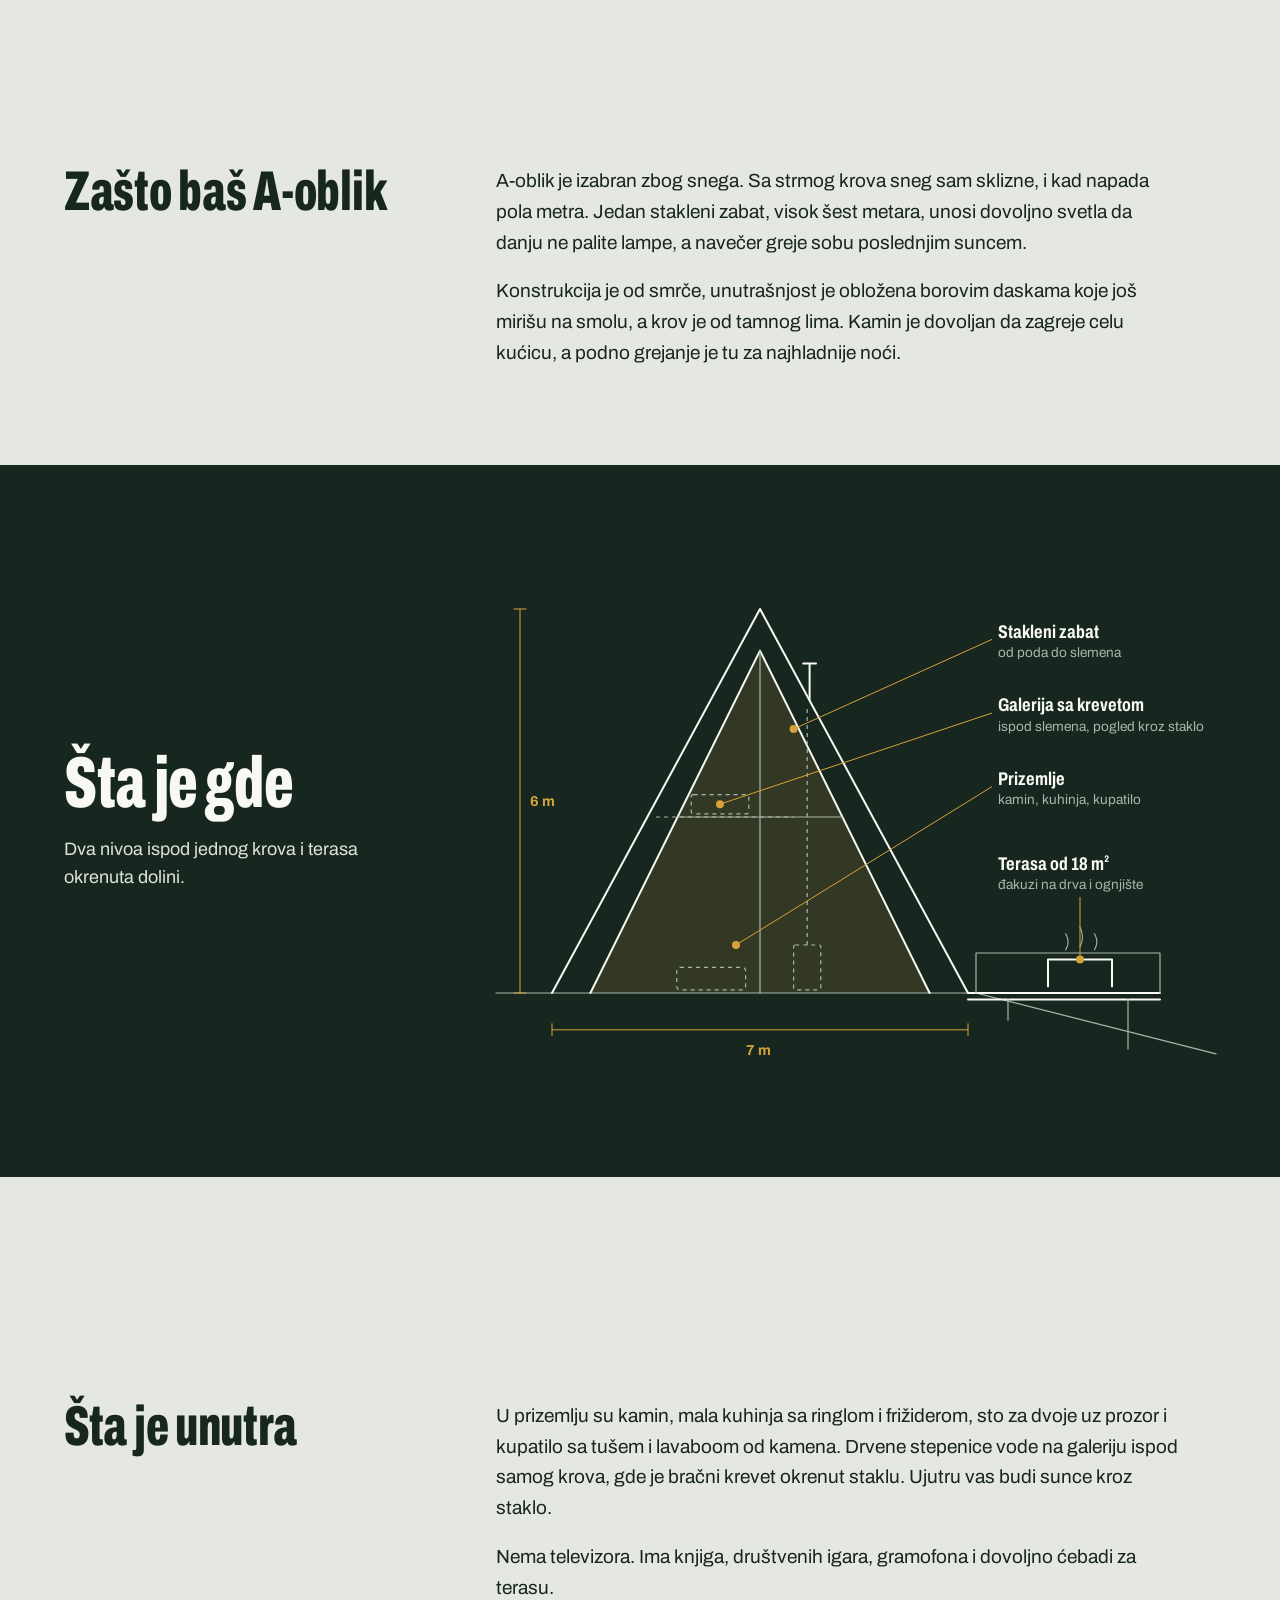
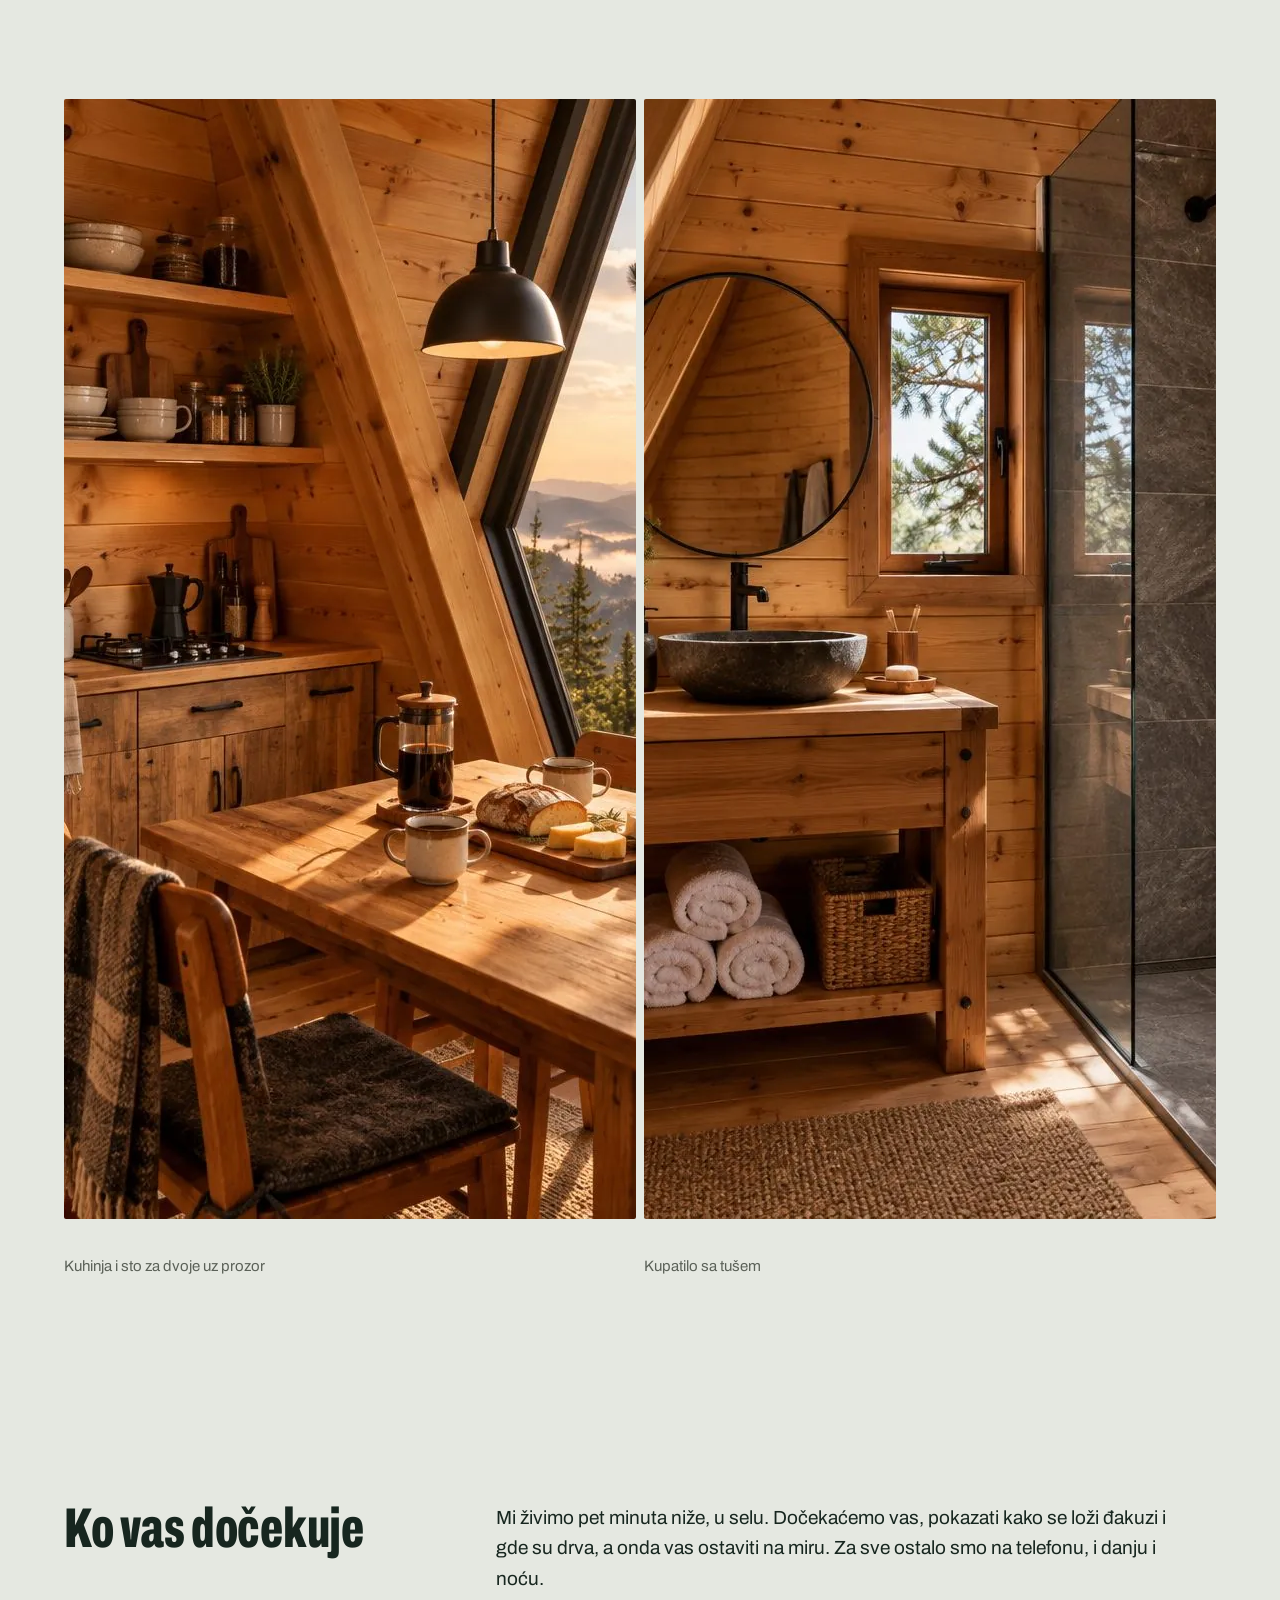
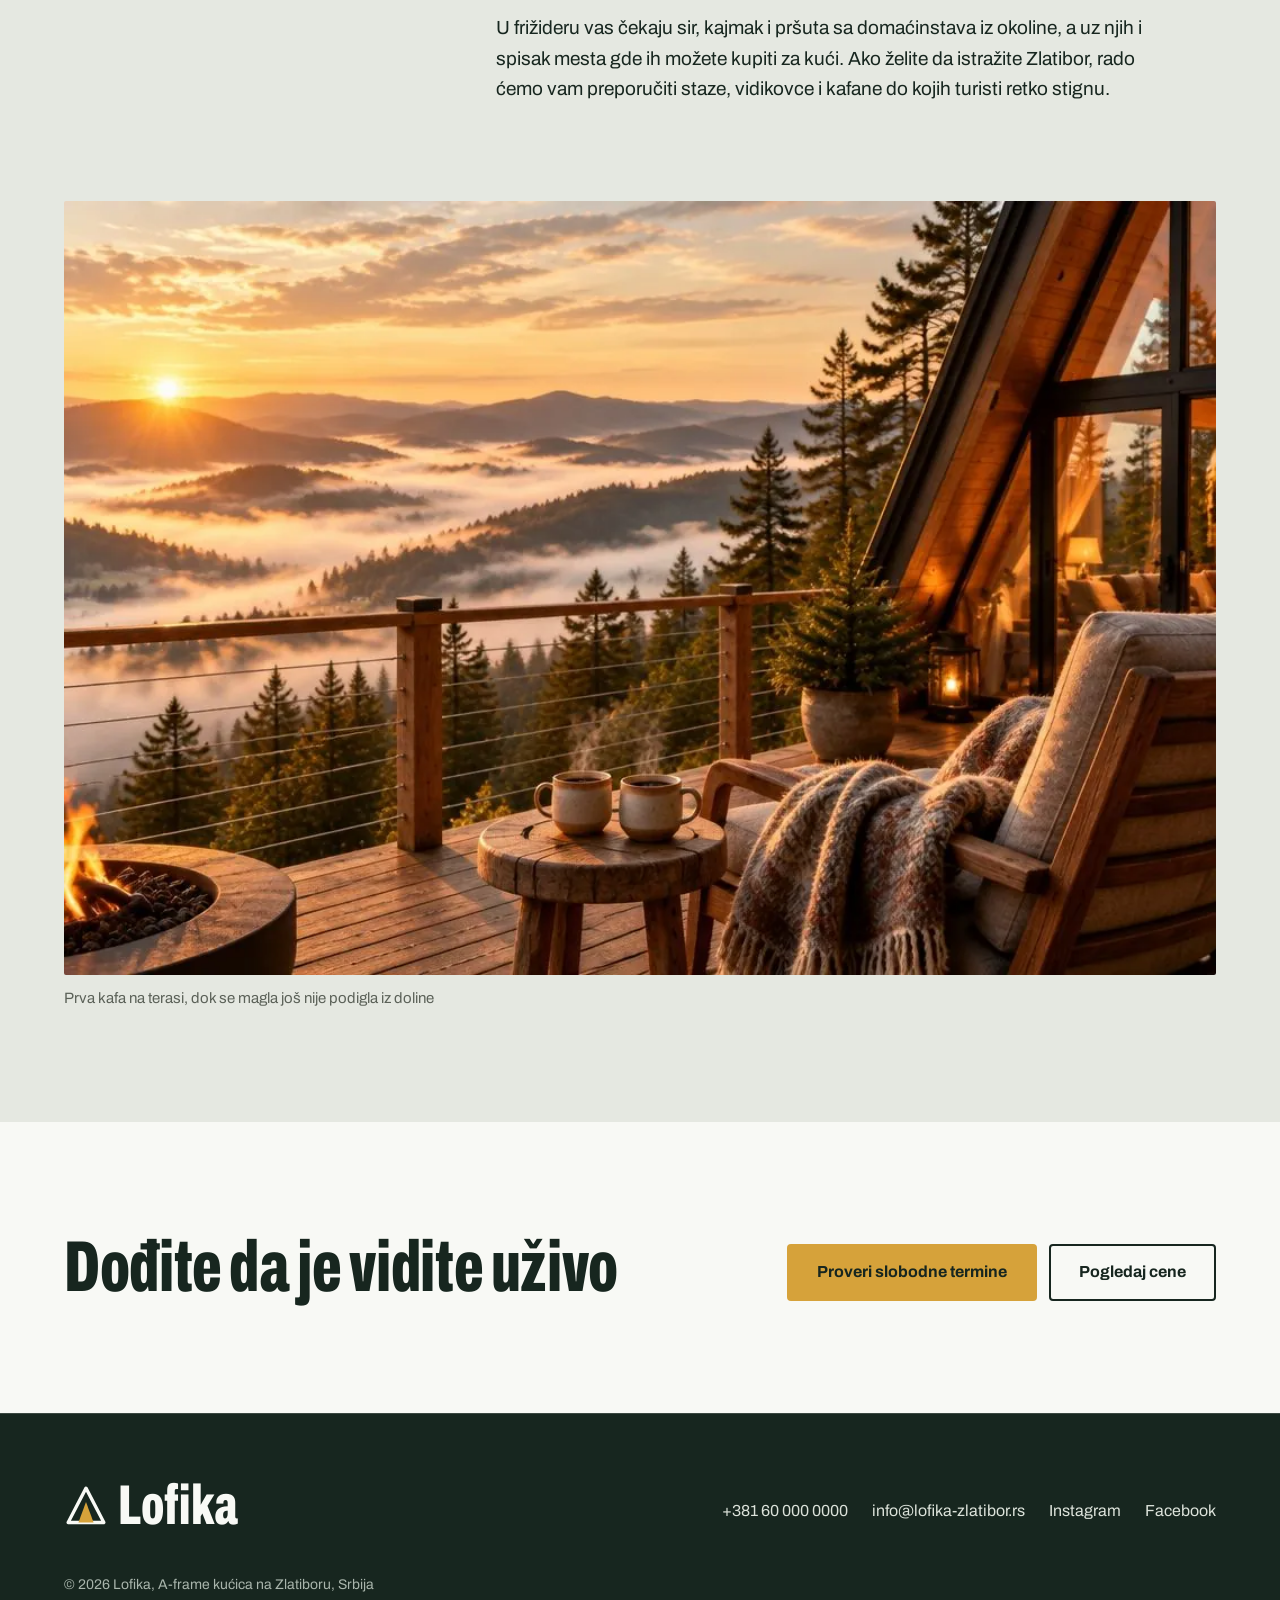
<file: kucica.html>
<!doctype html>
<html lang="sr-Latn">
<head>
<meta charset="utf-8">
<meta name="viewport" content="width=device-width, initial-scale=1">
<title>A-frame kućica Lofika – kako je nastala i šta je unutra</title>
<meta name="description" content="Priča o A-frame kućici Lofika na Zlatiboru: od čega je napravljena, šta je unutra i ko vas dočekuje. Pogledajte fotografije i pošaljite upit.">
<!-- TEST sajt: kad sajt postane pravi, promeni u "index, follow" -->
<meta name="robots" content="noindex, nofollow">
<link rel="canonical" href="https://lofika-zlatibor.rs/kucica.html">
<link rel="icon" href="favicon.ico" sizes="48x48">
<link rel="icon" href="favicon.svg" type="image/svg+xml">
<link rel="apple-touch-icon" href="apple-touch-icon.png">
<meta name="theme-color" content="#17261F">

<meta property="og:type" content="article">
<meta property="og:site_name" content="Lofika">
<meta property="og:locale" content="sr_RS">
<meta property="og:url" content="https://lofika-zlatibor.rs/kucica.html">
<meta property="og:title" content="A-frame kućica Lofika – kako je nastala i šta je unutra">
<meta property="og:description" content="Priča o A-frame kućici Lofika na Zlatiboru: od čega je napravljena, šta je unutra i ko vas dočekuje. Pogledajte fotografije i pošaljite upit.">
<meta property="og:image" content="https://lofika-zlatibor.rs/og.jpg">
<meta property="og:image:width" content="1200">
<meta property="og:image:height" content="630">
<meta property="og:image:alt" content="A-frame kućica Lofika sa osvetljenim staklenim zabatom na padini iznad magle u dolini, u zalazak sunca">
<meta name="twitter:card" content="summary_large_image">
<meta name="twitter:title" content="A-frame kućica Lofika – kako je nastala i šta je unutra">
<meta name="twitter:description" content="Priča o A-frame kućici Lofika na Zlatiboru: od čega je napravljena, šta je unutra i ko vas dočekuje. Pogledajte fotografije i pošaljite upit.">
<meta name="twitter:image" content="https://lofika-zlatibor.rs/og.jpg">

<link rel="preload" as="image" href="slike/leto.webp" fetchpriority="high">
<script>if(!matchMedia('(prefers-reduced-motion: reduce)').matches)document.documentElement.classList.add('anim')</script>
<link rel="preconnect" href="https://fonts.googleapis.com">
<link rel="preconnect" href="https://fonts.gstatic.com" crossorigin>
<link href="https://fonts.googleapis.com/css2?family=Archivo:wdth,wght@62..100,400..900&display=swap" rel="stylesheet">
<link rel="stylesheet" href="stil.css">

<script type="application/ld+json">
{
  "@context": "https://schema.org",
  "@type": "AboutPage",
  "@id": "https://lofika-zlatibor.rs/kucica.html#stranica",
  "url": "https://lofika-zlatibor.rs/kucica.html",
  "name": "A-frame kućica Lofika – kako je nastala i šta je unutra",
  "description": "Priča o A-frame kućici Lofika na Zlatiboru: od čega je napravljena, šta je unutra i ko vas dočekuje.",
  "inLanguage": "sr-Latn",
  "isPartOf": { "@id": "https://lofika-zlatibor.rs/#website" },
  "about": { "@id": "https://lofika-zlatibor.rs/#organization" },
  "primaryImageOfPage": "https://lofika-zlatibor.rs/slike/leto.webp"
}
</script>
</head>
<body>

<svg width="0" height="0" style="position:absolute" aria-hidden="true">
  <symbol id="mark" viewBox="0 0 32 32"><path d="M16 3 L29 28 H3 Z" fill="none" stroke="currentColor" stroke-width="2.4" stroke-linejoin="round"/><path d="M16 13 L21.5 28 H10.5 Z" fill="#D6A23A"/></symbol>
</svg>

<nav class="nav puna" id="nav" aria-label="Glavna navigacija">
  <div class="nav-in">
    <a href="index.html" class="logo" aria-label="Lofika, početna strana"><svg aria-hidden="true"><use href="#mark"/></svg>Lofika</a>
    <ul>
      <li><a href="kucica.html" aria-current="page">Kućica</a></li>
      <li><a href="index.html#galerija">Galerija</a></li>
      <li><a href="index.html#utisci">Utisci</a></li>
      <li><a href="index.html#cene">Cene</a></li>
      <li><a href="index.html#lokacija">Lokacija</a></li>
    </ul>
    <a href="index.html#rezervacija" class="btn btn-bor nav-cta">Rezerviši</a>
    <button class="menu-btn" id="menuBtn" aria-label="Otvori meni" aria-expanded="false" aria-controls="nav">
      <svg viewBox="0 0 24 24" fill="none" stroke="currentColor" stroke-width="2" stroke-linecap="round"><path d="M4 7h16M4 12h16M4 17h16"/></svg>
    </button>
  </div>
</nav>

<!-- Tekst je primer napisan u ime domaćina. Prilagodite ga stvarnoj priči o kućici pre objavljivanja. -->
<main>
  <header class="wrap pg-head">
    <h1><span class="ln"><span>Kuća od smrče,</span></span> <span class="ln"><span>stakla i tišine.</span></span><span class="sr-only"> Priča o A-frame kućici Lofika na Zlatiboru</span></h1>
    <p class="lead hero-lead">Kako je nastala, od čega je napravljena, šta je unutra i ko vas dočekuje kad stignete.</p>
  </header>

  <figure class="pg-wide">
    <img src="slike/leto.webp" alt="Kućica leti na stenovitoj padini sa travom i cvećem, terasa sa ognjištem i pogled na brda i jezera" width="1024" height="688" fetchpriority="high" decoding="async">
  </figure>

  <article class="story">
    <div class="wrap">
      <section class="chapter" style="padding-top:0" data-a>
        <h2>Plac sa starim borovima</h2>
        <div>
          <p>Lofika stoji na padini iznad Zlatiborskog jezera, na placu koji je dugo bio samo livada i nekoliko starih borova. Zlatibor je ime dobio upravo po njima: kora im na suncu dobija zlatnu boju. Kućicu smo postavili tako da nijedan bor nije morao da bude posečen, pa se terasa danas pruža između dva najstarija.</p>
          <p>Odatle se vidi cela dolina. Ujutru je ispod vas more magle, uveče svetla sela i jezera, a noću samo zvezde.</p>
        </div>
      </section>

      <section class="chapter" data-a>
        <h2>Zašto baš A-oblik</h2>
        <div>
          <p>A-oblik je izabran zbog snega. Sa strmog krova sneg sam sklizne, i kad napada pola metra. Jedan stakleni zabat, visok šest metara, unosi dovoljno svetla da danju ne palite lampe, a navečer greje sobu poslednjim suncem.</p>
          <p>Konstrukcija je od smrče, unutrašnjost je obložena borovim daskama koje još mirišu na smolu, a krov je od tamnog lima. Kamin je dovoljan da zagreje celu kućicu, a podno grejanje je tu za najhladnije noći.</p>
        </div>
      </section>
    </div>

    <section class="presek" aria-labelledby="presek-naslov">
      <div class="wrap presek-grid">
        <div data-a>
          <h2 id="presek-naslov">Šta je gde</h2>
          <p>Dva nivoa ispod jednog krova i terasa okrenuta dolini.</p>
          <ul class="legend">
            <li><b>Stakleni zabat</b>od poda do slemena, 6 m</li>
            <li><b>Galerija sa krevetom</b>ispod slemena, pogled kroz staklo</li>
            <li><b>Prizemlje</b>kamin, kuhinja, sto za dvoje, kupatilo</li>
            <li><b>Terasa od 18 m²</b>đakuzi na drva i ognjište</li>
          </ul>
        </div>
        <div data-draw>
          <svg class="crtez" viewBox="0 0 900 610" role="img" aria-label="Presek kućice: stakleni zabat visok 6 metara, galerija sa krevetom ispod slemena, prizemlje sa kaminom i sofom, i terasa sa đakuzijem sa desne strane">
            <!-- staklo -->
            <path class="staklo posle" d="M330 92 L118 520 H542 Z"/>
            <!-- tlo -->
            <path class="crt tanko" pathLength="1" d="M0 520 H600 L900 596"/>
            <!-- krov i zabat -->
            <path class="crt" pathLength="1" d="M70 520 L330 40 L590 520"/>
            <path class="crt" pathLength="1" d="M118 520 L330 92 L542 520"/>
            <path class="crt tanko" pathLength="1" d="M330 92 V520 M227 300 H433"/>
            <!-- dimnjak -->
            <path class="crt" pathLength="1" d="M392 154 V108 M384 108 H400"/>
            <!-- unutra: galerija, krevet, kamin, sofa -->
            <g class="posle">
              <path class="unutra" d="M200 300 H372"/>
              <rect class="unutra" x="244" y="272" width="72" height="24" rx="3"/>
              <rect class="unutra" x="372" y="460" width="34" height="56" rx="2"/>
              <path class="unutra" d="M389 460 V160"/>
              <rect class="unutra" x="226" y="488" width="86" height="28" rx="4"/>
            </g>
            <!-- terasa sa đakuzijem -->
            <path class="crt" pathLength="1" d="M590 520 H830 M590 528 H830"/>
            <path class="crt tanko" pathLength="1" d="M640 528 V554 M790 528 V590 M600 470 H830 M600 470 V520 M830 470 V520"/>
            <path class="crt" pathLength="1" d="M690 512 V478 H770 V512"/>
            <path class="posle tanko" fill="none" stroke="#A9B5AC" stroke-width="1.5" stroke-linecap="round" d="M712 466 q6 -10 0 -20 M730 462 q6 -12 0 -24 M748 466 q6 -10 0 -20"/>
            <!-- mere -->
            <g class="posle">
              <path class="vodja" d="M30 40 V520 M22 40 H38 M22 520 H38"/>
              <text class="mera" x="42" y="286">6 m</text>
              <path class="vodja" d="M70 566 H590 M70 558 V574 M590 558 V574"/>
              <text class="mera" x="312" y="598">7 m</text>
            </g>
            <!-- oznake nivoa -->
            <g class="oznake posle">
              <circle class="tacka" cx="372" cy="190" r="5"/><path class="vodja" d="M372 190 L620 78"/>
              <text class="t1" x="628" y="76">Stakleni zabat</text><text class="t2" x="628" y="100">od poda do slemena</text>
              <circle class="tacka" cx="280" cy="284" r="5"/><path class="vodja" d="M280 284 L620 170"/>
              <text class="t1" x="628" y="168">Galerija sa krevetom</text><text class="t2" x="628" y="192">ispod slemena, pogled kroz staklo</text>
              <circle class="tacka" cx="300" cy="460" r="5"/><path class="vodja" d="M300 460 L620 262"/>
              <text class="t1" x="628" y="260">Prizemlje</text><text class="t2" x="628" y="284">kamin, kuhinja, kupatilo</text>
              <circle class="tacka" cx="730" cy="478" r="5"/><path class="vodja" d="M730 478 V400"/>
              <text class="t1" x="628" y="366">Terasa od 18 m²</text><text class="t2" x="628" y="390">đakuzi na drva i ognjište</text>
            </g>
          </svg>
        </div>
      </div>
    </section>

    <div class="wrap" style="padding-top:112px">
      <section class="chapter" data-a>
        <h2>Šta je unutra</h2>
        <div>
          <p>U prizemlju su kamin, mala kuhinja sa ringlom i frižiderom, sto za dvoje uz prozor i kupatilo sa tušem i lavaboom od kamena. Drvene stepenice vode na galeriju ispod samog krova, gde je bračni krevet okrenut staklu. Ujutru vas budi sunce kroz staklo.</p>
          <p>Nema televizora. Ima knjiga, društvenih igara, gramofona i dovoljno ćebadi za terasu.</p>
        </div>
      </section>
    </div>

    <div class="wrap">
      <div class="pair" data-stagger>
        <img src="slike/kuhinja.webp" alt="Kuhinja u kućici: drvene police sa posuđem, ringla, sto za dvoje sa kafom, hlebom i sirom, pogled kroz kosi prozor na borove" width="896" height="1120" loading="lazy" decoding="async" data-a>
        <img src="slike/kupatilo.webp" alt="Kupatilo obloženo borovim daskama, lavabo od tamnog kamena, okruglo ogledalo, prozor ka borovima i tuš sa staklenim panelom" width="896" height="1120" loading="lazy" decoding="async" data-a>
      </div>
      <div class="pair-cap">
        <p class="cap">Kuhinja i sto za dvoje uz prozor</p>
        <p class="cap">Kupatilo sa tušem</p>
      </div>

      <section class="chapter" data-a>
        <h2>Ko vas dočekuje</h2>
        <div>
          <p>Mi živimo pet minuta niže, u selu. Dočekaćemo vas, pokazati kako se loži đakuzi i gde su drva, a onda vas ostaviti na miru. Za sve ostalo smo na telefonu, i danju i noću.</p>
          <p>U frižideru vas čekaju sir, kajmak i pršuta sa domaćinstava iz okoline, a uz njih i spisak mesta gde ih možete kupiti za kući. Ako želite da istražite Zlatibor, rado ćemo vam preporučiti staze, vidikovce i kafane do kojih turisti retko stignu.</p>
        </div>
      </section>
    </div>

    <figure class="pg-wide inset" data-a>
      <img src="slike/terasa-jutro.webp" alt="Jutro na terasi: dve šolje kafe na stočiću, ćebe na ležaljci i magla koja ispunjava dolinu ispod borova" width="1024" height="688" loading="lazy" decoding="async">
      <figcaption class="cap">Prva kafa na terasi, dok se magla još nije podigla iz doline</figcaption>
    </figure>
  </article>

  <section class="cta-band">
    <div class="wrap">
      <h2 data-a>Dođite da je vidite uživo</h2>
      <div class="acts" data-a style="--d:.1s">
        <a href="index.html#rezervacija" class="btn btn-bor">Proveri slobodne termine</a>
        <a href="index.html#cene" class="btn btn-obrub btn-tamno">Pogledaj cene</a>
      </div>
    </div>
  </section>
</main>

<footer>
  <div class="wrap">
    <div class="foot">
      <a href="index.html" class="logo"><svg aria-hidden="true"><use href="#mark"/></svg>Lofika</a>
      <div class="foot-links">
        <a href="tel:+381600000000">+381 60 000 0000</a>
        <a href="mailto:info@lofika-zlatibor.rs">info@lofika-zlatibor.rs</a>
        <a href="#">Instagram</a>
        <a href="#">Facebook</a>
      </div>
    </div>
    <p class="copy">© <span id="yr">2026</span> Lofika, A-frame kućica na Zlatiboru, Srbija</p>
  </div>
</footer>

<script>
(() => {
  const nav = document.getElementById('nav'), menuBtn = document.getElementById('menuBtn');
  menuBtn.addEventListener('click', () => {
    const open = nav.classList.toggle('open');
    menuBtn.setAttribute('aria-expanded', open);
    menuBtn.setAttribute('aria-label', open ? 'Zatvori meni' : 'Otvori meni');
  });
  document.getElementById('yr').textContent = new Date().getFullYear();

  // Pojavljivanje blokova i iscrtavanje preseka pri skrolovanju
  const targets = document.querySelectorAll('[data-a],[data-line],[data-draw]');
  if (document.documentElement.classList.contains('anim') && 'IntersectionObserver' in window) {
    document.querySelectorAll('[data-stagger]').forEach(g =>
      [...g.children].forEach((el, i) => el.style.setProperty('--d', `${i * 0.1}s`)));
    const io = new IntersectionObserver(es => es.forEach(e => {
      if (e.isIntersecting) { e.target.classList.add('in'); io.unobserve(e.target); }
    }), { rootMargin: '0px 0px -8% 0px', threshold: 0.12 });
    targets.forEach(el => io.observe(el));
  } else {
    targets.forEach(el => el.classList.add('in'));
  }
})();
</script>
</body>
</html>
</file>
<file: stil.css>
/* Boje uzete sa padine: magla u dolini, smrča, kora zlatnog bora, sneg, kamen */
  :root{
    --magla:#E5E8E1; --sneg:#F8F9F5; --smrca:#17261F; --smrca-2:#22352C;
    --bor:#D6A23A; --bor-dk:#B9861F; --kamen:#5B6158; --linija:#C6CBC2;
    --na-tamnom:#DCE2DA; --na-tamnom-2:#A9B5AC; --linija-tamna:rgba(220,226,218,.18);
    --max:1200px; --gut:24px;
  }
  *{box-sizing:border-box;margin:0;padding:0}
  html{scroll-behavior:smooth;scroll-padding-top:80px}
  body{font-family:Archivo,system-ui,sans-serif;font-stretch:100%;font-size:1.125rem;line-height:1.55;color:var(--smrca);background:var(--magla);-webkit-font-smoothing:antialiased}
  img{display:block;max-width:100%}
  svg{display:block}
  a{color:inherit}
  :focus-visible{outline:3px solid var(--bor);outline-offset:3px}

  /* Tipografija: uzan, visok, težak grotesk za naslove; ista porodica u normalnoj širini za tekst */
  h1,h2,h3{font-stretch:62%;font-weight:800;line-height:.92;letter-spacing:-.005em}
  h2{font-size:clamp(2.75rem,6vw,4.5rem)}
  h3{font-size:1.5rem;font-stretch:75%;font-weight:700;line-height:1.1}
  p{max-width:62ch}
  .lead{font-size:1.3125rem;line-height:1.5}
  .muted{color:var(--kamen)}
  .wrap{max-width:var(--max);margin:0 auto;padding:0 var(--gut)}
  section{padding:112px 0}

  .btn{display:inline-flex;align-items:center;justify-content:center;min-height:52px;padding:14px 28px;border-radius:4px;font:inherit;font-weight:700;font-size:1rem;text-decoration:none;border:2px solid transparent;cursor:pointer;transition:background-color .2s,border-color .2s,color .2s}
  .btn-bor{background:var(--bor);color:var(--smrca)}
  .btn-bor:hover{background:#E4B24B}
  .btn-obrub{border-color:rgba(248,249,245,.6);color:var(--sneg)}
  .btn-obrub:hover{border-color:var(--sneg);background:rgba(248,249,245,.1)}
  .btn[disabled]{opacity:.7;cursor:progress}

  /* Navigacija */
  .nav{position:fixed;inset:0 0 auto 0;z-index:50;color:var(--sneg);transition:background-color .3s}
  .nav.puna,.nav.open{background:var(--smrca)}
  .nav-in{max-width:var(--max);margin:0 auto;padding:14px var(--gut);display:flex;align-items:center;gap:32px}
  .logo{display:flex;align-items:center;gap:10px;text-decoration:none;font-stretch:62%;font-weight:800;font-size:1.75rem;line-height:1}
  .logo svg{width:26px;height:26px}
  .nav ul{display:flex;gap:4px;list-style:none;margin-left:auto}
  .nav ul a{display:block;padding:10px 12px;text-decoration:none;font-weight:500;font-size:1rem;border-bottom:2px solid transparent;transition:border-color .2s}
  .nav ul a:hover{border-color:var(--bor)}
  .nav .btn{min-height:44px;padding:10px 20px}
  .menu-btn{display:none;margin-left:auto;width:44px;height:44px;border:0;background:none;color:inherit;cursor:pointer}
  .menu-btn svg{width:26px;height:26px;margin:auto}

  /* Hero */
  .hero{position:relative;min-height:100vh;min-height:100svh;display:flex;align-items:flex-end;color:var(--sneg);background:var(--smrca);overflow:hidden}
  .hero-art{position:absolute;inset:0;width:100%;height:100%;object-fit:cover;object-position:76% 40%;will-change:transform;transform-origin:50% 0}
  .hero::after{content:"";position:absolute;inset:0;z-index:1;pointer-events:none;
    background:linear-gradient(90deg,rgba(23,38,31,.78) 0%,rgba(23,38,31,.35) 45%,rgba(23,38,31,0) 70%),linear-gradient(0deg,rgba(23,38,31,.85) 0%,rgba(23,38,31,0) 45%),linear-gradient(180deg,rgba(23,38,31,.5) 0%,rgba(23,38,31,0) 18%)}
  .hero-content{position:relative;z-index:2;width:100%;padding-top:140px;padding-bottom:56px}
  .hero h1{font-size:clamp(4rem,10vw,9rem);font-stretch:62%;font-weight:850;line-height:.86;letter-spacing:-.01em;max-width:7.5em;text-wrap:balance}
  .hero-lead{margin-top:28px;font-size:clamp(1.125rem,1.5vw,1.3125rem);max-width:44ch;color:var(--na-tamnom)}
  .hero-actions{display:flex;flex-wrap:wrap;gap:12px;margin-top:32px}
  .hero-facts{display:flex;flex-wrap:wrap;gap:0;margin-top:56px;border-top:1px solid rgba(248,249,245,.25);max-width:720px}
  .hero-facts div{padding:16px 32px 0 0;margin-right:32px}
  .hero-facts div+div{padding-left:32px;border-left:1px solid rgba(248,249,245,.25)}
  .hero-facts dt{font-size:.875rem;color:var(--na-tamnom-2)}
  .hero-facts dd{font-stretch:62%;font-weight:800;font-size:2.25rem;line-height:1.05}

  /* O kućici */
  .about{padding-top:128px}
  .about-grid{display:grid;grid-template-columns:5fr 7fr;gap:72px;align-items:end}
  .about-img{aspect-ratio:688/1024;border-radius:4px;overflow:hidden;background:var(--smrca)}
  .about-img img{width:100%;height:100%;object-fit:cover}
  .about h2{margin-bottom:28px;max-width:9em}
  .about p+p{margin-top:16px}
  .facts{display:grid;grid-template-columns:repeat(3,1fr);margin-top:48px;border-top:2px solid var(--smrca)}
  .facts div{padding-top:16px}
  .facts dd{font-stretch:62%;font-weight:800;font-size:3rem;line-height:1}
  .facts dt{font-size:.9375rem;color:var(--kamen);margin-top:6px}

  /* Sadržaji: lista sa linijama umesto kartica */
  .amen{background:var(--sneg)}
  .amen-grid{display:grid;grid-template-columns:4fr 8fr;gap:72px}
  .amen-head{position:sticky;top:110px;align-self:start}
  .amen-head p{margin-top:20px}
  .amen-list{list-style:none;display:grid;grid-template-columns:1fr 1fr;column-gap:48px}
  .amen-list li{display:grid;grid-template-columns:32px 1fr;gap:4px 16px;padding:28px 0;border-top:1px solid var(--linija)}
  .amen-list svg{width:28px;height:28px;color:var(--bor-dk);grid-row:span 2;margin-top:2px}
  .amen-list p{font-size:1rem;color:var(--kamen)}

  /* Galerija */
  .gal-head{display:flex;justify-content:space-between;align-items:end;gap:24px;flex-wrap:wrap;margin-bottom:40px}
  .gallery{display:grid;grid-template-columns:repeat(4,1fr);grid-auto-rows:240px;gap:8px}
  .gallery figure{position:relative;overflow:hidden;background:var(--smrca);border-radius:2px}
  .gallery figure:nth-child(1){grid-column:span 2;grid-row:span 2}
  .gallery figure:nth-child(4){grid-column:span 2}
  .gallery img{width:100%;height:100%;object-fit:cover}
  .gallery figcaption{position:absolute;inset:auto 0 0 0;padding:40px 16px 14px;background:linear-gradient(0deg,rgba(23,38,31,.75),rgba(23,38,31,0));color:var(--sneg);font-size:.9375rem;font-weight:600}
  @media (min-width:1001px){.gallery figure:nth-child(5),.gallery figure:nth-child(6){grid-column:span 2}}

  /* Utisci */
  .reviews{background:var(--smrca);color:var(--sneg)}
  .rev-grid{display:grid;grid-template-columns:7fr 5fr;gap:72px;margin-top:56px}
  .rev-feat blockquote{font-stretch:68%;font-weight:600;font-size:clamp(2rem,3.6vw,3rem);line-height:1.08;max-width:18em}
  .rev cite,.rev-feat cite{display:block;margin-top:24px;font-style:normal;font-size:1rem;color:var(--na-tamnom-2)}
  .rev cite b,.rev-feat cite b{color:var(--sneg);font-weight:600}
  .rev-list{display:grid;gap:0}
  .rev{padding:24px 0;border-top:1px solid var(--linija-tamna)}
  .rev:first-child{padding-top:0;border-top:0}
  .rev blockquote{font-size:1.0625rem;color:var(--na-tamnom)}
  .rev cite{margin-top:12px}
  .score{display:flex;align-items:center;gap:12px;margin-top:20px;color:var(--na-tamnom-2);font-size:1rem}
  .stars{display:inline-flex;gap:2px}
  .stars svg{width:18px;height:18px;fill:var(--bor)}

  /* Cene */
  .price-grid{display:grid;grid-template-columns:repeat(3,1fr);gap:40px;margin-top:56px}
  .price{border-top:2px solid var(--smrca);padding-top:20px}
  .price.vikend{border-top:6px solid var(--bor);padding-top:16px}
  .price .when{font-size:1rem;color:var(--kamen);margin-top:4px}
  .price .amt{font-stretch:62%;font-weight:850;font-size:5.5rem;line-height:.9;margin:28px 0 4px}
  .price .amt small{font-stretch:100%;font-weight:500;font-size:1rem;color:var(--kamen);margin-left:6px;letter-spacing:0}
  .price ul{list-style:none;margin-top:24px;font-size:1rem}
  .price li{padding:10px 0;border-top:1px solid var(--linija)}
  .note{margin-top:40px;font-size:1rem;color:var(--kamen)}

  /* Rezervacija */
  .book{background:var(--sneg)}
  .book-grid{display:grid;grid-template-columns:5fr 7fr;gap:72px;align-items:start}
  .book h2{margin-bottom:24px}
  .contact{list-style:none;margin-top:40px;border-top:1px solid var(--linija)}
  .contact li{display:flex;align-items:center;gap:14px;padding:16px 0;border-bottom:1px solid var(--linija);font-weight:500}
  .contact a{text-decoration:none}
  .contact a:hover{text-decoration:underline;text-underline-offset:3px}
  .contact svg{width:22px;height:22px;color:var(--bor-dk);flex:none}
  form{padding:36px;border:1px solid var(--linija);border-radius:6px;background:#fff}
  .row{display:grid;grid-template-columns:1fr 1fr;gap:16px}
  .field{display:flex;flex-direction:column;gap:6px;margin-bottom:18px}
  label{font-weight:600;font-size:.9375rem}
  label span{font-weight:400;color:var(--kamen)}
  input,select,textarea{width:100%;min-height:50px;padding:12px 14px;border-radius:4px;border:1.5px solid #A9B0A6;background:var(--sneg);font:inherit;font-size:16px;color:var(--smrca);transition:border-color .2s,box-shadow .2s}
  textarea{min-height:100px;resize:vertical}
  input:focus,select:focus,textarea:focus{outline:none;border-color:var(--smrca);box-shadow:0 0 0 3px rgba(214,162,58,.45)}
  .field.err input,.field.err select{border-color:#B42318}
  .msg{font-size:.875rem;color:#B42318;min-height:1.2em}
  .summary{display:flex;justify-content:space-between;align-items:baseline;gap:12px;padding:18px 0;margin:4px 0 20px;border-top:2px solid var(--smrca);border-bottom:1px solid var(--linija);font-size:1rem}
  .summary b{display:inline-block;font-stretch:62%;font-weight:850;font-size:2.5rem;line-height:1}
  form .btn{width:100%}
  .success{display:none;margin-top:16px;padding:14px 16px;border-radius:4px;background:#E3EFE6;color:#174D32;font-weight:500;max-width:none}
  .success.show{display:block}

  /* Lokacija */
  .loc{background:var(--smrca);color:var(--sneg)}
  .loc .lead{color:var(--na-tamnom);margin-top:24px}
  .loc-grid{display:grid;grid-template-columns:5fr 7fr;gap:72px;align-items:start}
  .dist{list-style:none;margin-top:40px;border-top:1px solid var(--linija-tamna)}
  .dist li{display:flex;justify-content:space-between;gap:16px;padding:14px 0;border-bottom:1px solid var(--linija-tamna);font-size:1rem}
  .dist b{font-stretch:75%;font-weight:700;font-size:1.25rem;color:var(--bor)}
  .map{aspect-ratio:4/3;border-radius:4px;overflow:hidden;background:var(--smrca-2)}
  .map iframe{width:100%;height:100%;border:0}

  /* Pitanja */
  .faq-grid{display:grid;grid-template-columns:4fr 8fr;gap:72px}
  details{border-bottom:1px solid var(--linija)}
  .faq-list{border-top:2px solid var(--smrca)}
  summary{list-style:none;display:flex;justify-content:space-between;align-items:center;gap:16px;padding:22px 0;cursor:pointer;font-weight:600;font-size:1.1875rem}
  summary::-webkit-details-marker{display:none}
  summary svg{width:22px;height:22px;flex:none;transition:transform .2s}
  details[open] summary svg{transform:rotate(45deg)}
  details p{padding:0 0 24px;color:var(--kamen)}

  /* Futer */
  footer{background:var(--smrca);color:var(--na-tamnom-2);padding:64px 0 40px;font-size:1rem;border-top:1px solid var(--linija-tamna)}
  .foot{display:flex;justify-content:space-between;align-items:end;gap:32px;flex-wrap:wrap}
  footer .logo{color:var(--sneg);font-size:3.5rem}
  footer .logo svg{width:44px;height:44px}
  .foot-links{display:flex;gap:24px;flex-wrap:wrap}
  .foot-links a{text-decoration:none;color:var(--na-tamnom);padding:10px 0}
  .foot-links a:hover{color:var(--bor)}
  .copy{margin-top:40px;font-size:.875rem}

  /* Animacije: samo kad korisnik nije tražio smanjeno kretanje (klasa .anim na <html>) */
  :root{--ease:cubic-bezier(.2,.75,.2,1)}
  .btn:active{transform:translateY(1px)}
  .gallery img{transition:transform .9s var(--ease)}
  .gallery figure:hover img{transform:scale(1.035)}

  /* Vrh stranice se prikazuje odmah: naslov, tekst i dugmad ne čekaju animaciju.
     Samo se fotografija blago slegne, a ona je vidljiva od prvog frejma. */
  .ln{display:block}
  .sr-only{position:absolute;width:1px;height:1px;padding:0;margin:-1px;overflow:hidden;clip:rect(0 0 0 0);white-space:nowrap;border:0}
  .anim .hero-art{animation:slegni 2.6s var(--ease) both}
  @keyframes pojava{from{opacity:0;transform:translateY(14px)}to{opacity:1;transform:none}}
  @keyframes slegni{from{scale:1.07}to{scale:1}}

  /* Blokovi se blago pojavljuju pri skrolovanju */
  .anim [data-a]{opacity:0;transform:translateY(18px);transition:opacity .9s var(--ease) var(--d,0s),transform .9s var(--ease) var(--d,0s)}
  .anim [data-a].in{opacity:1;transform:none}

  /* Linije se iscrtavaju sleva nadesno */
  [data-line]{position:relative}
  .anim [data-line]{border-top-color:transparent!important}
  .anim [data-line]::before{content:"";position:absolute;left:0;right:0;top:calc(-1 * var(--lw,1px));height:var(--lw,1px);background:var(--lc,var(--linija));transform:scaleX(0);transform-origin:left;transition:transform 1.2s var(--ease) calc(var(--d,0s) + .15s)}
  .anim [data-line].in::before{transform:scaleX(1)}
  .facts,.price,.faq-list{--lw:2px;--lc:var(--smrca)}
  .price.vikend{--lw:6px;--lc:var(--bor)}
  .dist{--lc:var(--linija-tamna)}
  .contact{--lc:var(--linija)}

  /* Pitanja se otvaraju glatko (gde pregledač podržava) */
  .anim{interpolate-size:allow-keywords}
  .anim details::details-content{height:0;overflow:hidden;transition:height .35s var(--ease),content-visibility .35s allow-discrete}
  .anim details[open]::details-content{height:auto}

  /* Mobilni meni */
  .anim .nav.open ul li{animation:pojava .45s var(--ease) both}
  .anim .nav.open ul li:nth-child(2){animation-delay:.04s}
  .anim .nav.open ul li:nth-child(3){animation-delay:.08s}
  .anim .nav.open ul li:nth-child(4){animation-delay:.12s}
  .anim .nav.open ul li:nth-child(5){animation-delay:.16s}

  /* Odziv */
  @media (max-width:1000px){
    section{padding:88px 0}
    .about-grid,.amen-grid,.rev-grid,.book-grid,.loc-grid,.faq-grid{grid-template-columns:1fr;gap:48px}
    .about-img{aspect-ratio:4/3;order:2}
    .amen-head{position:static}
    .gallery{grid-template-columns:1fr 1fr;grid-auto-rows:200px}
    .gallery figure:nth-child(1){grid-column:span 2}
    .price-grid{grid-template-columns:1fr;gap:48px}
  }
  @media (max-width:860px){
    .nav ul,.nav .nav-cta{display:none}
    .menu-btn{display:grid}
    .nav-in{flex-wrap:wrap}
    .nav.open ul{display:flex;flex-direction:column;width:100%;margin:0;padding:8px 0}
    .nav.open ul a{padding:14px 0;font-size:1.125rem;border-bottom:1px solid var(--linija-tamna)}
    .nav.open .nav-cta{display:flex;width:100%;margin-bottom:12px}
  }
  @media (max-width:640px){
    :root{--gut:16px}
    body{font-size:1.0625rem}
    section{padding:72px 0}
    .hero{display:block;min-height:0}
    .hero-art{position:relative;height:56svh;min-height:360px;object-position:78% 40%;-webkit-mask-image:linear-gradient(180deg,#000 70%,transparent);mask-image:linear-gradient(180deg,#000 70%,transparent)}
    .hero::after{height:120px;bottom:auto;background:linear-gradient(180deg,rgba(23,38,31,.6),rgba(23,38,31,0))}
    .hero-content{padding-top:0;margin-top:-40px;padding-bottom:56px}
    .hero h1{font-size:clamp(3.4rem,17vw,4.6rem)}
    .hero-actions .btn{flex:1 1 100%}
    .hero-facts div{padding-right:16px;margin-right:16px}
    .hero-facts div+div{padding-left:16px}
    .hero-facts dd{font-size:1.75rem}
    .amen-list,.row{grid-template-columns:1fr}
    .facts dd{font-size:2.25rem}
    .gallery{grid-auto-rows:160px}
    .gallery figure:nth-child(4){grid-column:span 2}
    .price .amt{font-size:4.5rem}
    form{padding:22px}
  }
  @media (prefers-reduced-motion:reduce){
    html{scroll-behavior:auto}
    *,*::before,*::after{transition:none!important;animation:none!important}
  }

/* Link ka stranici o kućici */
.more{display:inline-block;margin-top:8px;padding:6px 0;font-weight:700;text-decoration:none;border-bottom:2px solid var(--bor);transition:border-color .2s,color .2s}
.more:hover{color:var(--bor-dk)}

/* ===== Stranica: Kućica ===== */
.nav ul a[aria-current="page"]{border-color:var(--bor)}
.pg-head{padding-top:168px;padding-bottom:56px}
.pg-head h1{font-size:clamp(3.75rem,9.5vw,8.5rem);font-weight:850;line-height:.88;max-width:7em}
.pg-head .lead{margin-top:28px;color:var(--kamen);max-width:44ch}
.pg-wide{margin:0}
.pg-wide img{width:100%;height:min(80vh,780px);object-fit:cover}
.cap{font-size:.9375rem;color:var(--kamen);margin-top:12px;max-width:none}
.story{padding-top:112px}
.chapter{display:grid;grid-template-columns:4fr 8fr;gap:72px;padding-bottom:96px}
.chapter h2{font-size:clamp(2.25rem,4.4vw,3.5rem)}
.chapter p{font-size:1.1875rem;line-height:1.62}
.chapter p+p{margin-top:18px}
.pair{display:grid;grid-template-columns:1fr 1fr;gap:8px;margin-bottom:24px}
.pair img{width:100%;aspect-ratio:4/5;object-fit:cover;border-radius:2px}
.pair-cap{display:grid;grid-template-columns:1fr 1fr;gap:8px;margin-bottom:112px}
.pg-wide.inset{max-width:var(--max);margin:0 auto 112px;padding:0 var(--gut)}
.pg-wide.inset img{height:auto;aspect-ratio:1024/688;border-radius:2px}

/* Presek kućice: linijski crtež sa oznakama nivoa */
.presek{background:var(--smrca);color:var(--sneg)}
.presek-grid{display:grid;grid-template-columns:4fr 8fr;gap:72px;align-items:center}
.presek p{color:var(--na-tamnom);margin-top:20px}
.crtez{width:100%;height:auto;overflow:visible}
.crtez .crt{fill:none;stroke:var(--sneg);stroke-width:2.5;stroke-linejoin:round;stroke-linecap:round}
.crtez .tanko{stroke-width:1.5;stroke:var(--na-tamnom-2)}
.crtez .unutra{fill:none;stroke:var(--na-tamnom-2);stroke-width:1.5;stroke-dasharray:5 5}
.crtez .staklo{fill:rgba(214,162,58,.14);stroke:none}
.crtez .vodja{stroke:var(--bor);stroke-width:1.25}
.crtez .tacka{fill:var(--bor)}
.crtez text{fill:var(--sneg);font-family:Archivo,sans-serif}
.crtez .t1{font-size:23px;font-weight:700;font-stretch:75%}
.crtez .t2{font-size:17px;fill:var(--na-tamnom-2)}
.crtez .mera{font-size:18px;font-weight:700;fill:var(--bor)}
.legend{display:none;list-style:none;margin-top:28px;border-top:1px solid var(--linija-tamna)}
.legend li{padding:14px 0;border-bottom:1px solid var(--linija-tamna);font-size:1rem;color:var(--na-tamnom-2)}
.legend b{display:block;color:var(--sneg);font-weight:700}
.anim [data-draw] .crt,.anim [data-draw] .tanko{stroke-dasharray:1;stroke-dashoffset:1;transition:stroke-dashoffset 2.2s var(--ease)}
.anim [data-draw].in .crt,.anim [data-draw].in .tanko{stroke-dashoffset:0}
.anim [data-draw] .posle{opacity:0;transition:opacity .9s var(--ease) 1.5s}
.anim [data-draw].in .posle{opacity:1}

.cta-band{background:var(--sneg)}
.cta-band .wrap{display:flex;justify-content:space-between;align-items:end;gap:32px;flex-wrap:wrap}
.cta-band h2{max-width:10em}
.cta-band .acts{display:flex;gap:12px;flex-wrap:wrap}
.btn-tamno{border-color:var(--smrca);color:var(--smrca)}
.btn-tamno:hover{background:var(--smrca);color:var(--sneg)}

@media (max-width:1000px){
  .chapter,.presek-grid{grid-template-columns:1fr;gap:20px}
  .presek-grid{gap:40px}
  .chapter{padding-bottom:72px}
}
@media (max-width:640px){
  .pg-head{padding-top:120px;padding-bottom:40px}
  .pg-wide img{height:56vh}
  .story{padding-top:72px}
  .pair,.pair-cap{gap:6px}
  .pair-cap{margin-bottom:72px}
  .pg-wide.inset{margin-bottom:72px}
  .crtez .oznake{display:none}
  .legend{display:block}
}
</file>
